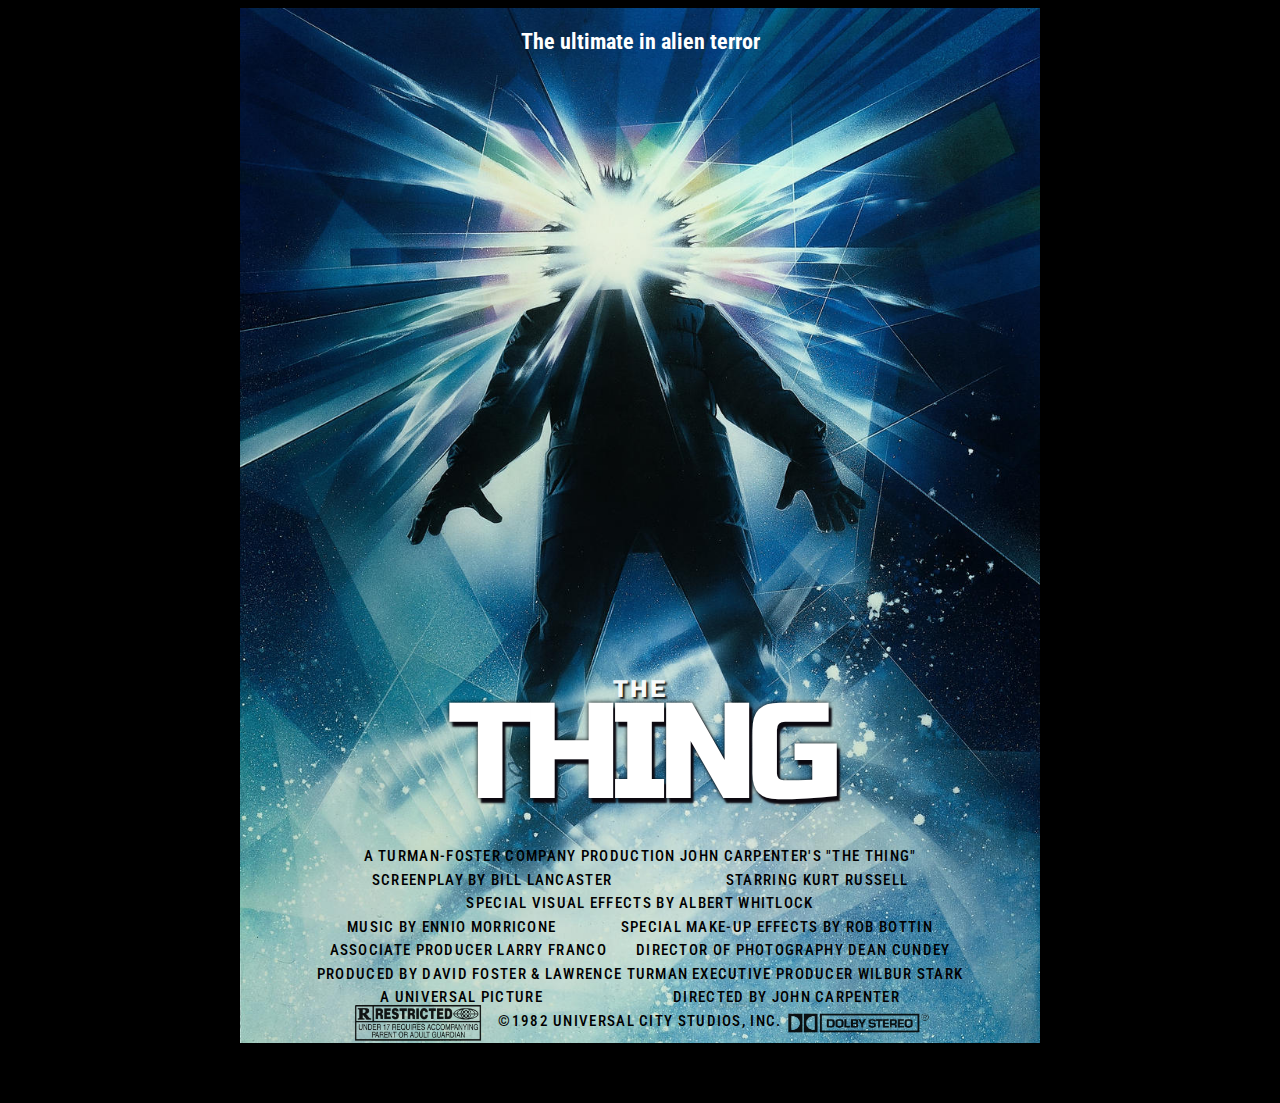
<file: MoviePosterProject/index.html>
<!DOCTYPE html>
<html lang="en">
<head>
    <meta charset="UTF-8" >
    <meta name="viewport" content="width=device-width, initial-scale=1">
    <meta name="description" content="This lesson will look at user interaction using JavaScript & jQuery">
    <meta name="robots" content="noindex, nofollow">
    <title>Movie Poster Recreation</title>

    <!-- CSS link -->
    <link rel="stylesheet" href="./CSS/Style.css">

    <!-- Google Fonts -->
    <link rel="preconnect" href="https://fonts.googleapis.com">
    <link rel="preconnect" href="https://fonts.gstatic.com" crossorigin>
    <link href="https://fonts.googleapis.com/css2?family=Roboto+Condensed:ital,wght@0,100..900;1,100..900&family=Russo+One&display=swap" rel="stylesheet">
</head>
<body>

<!-- Main img -->
<div class="poster-container">
    <img src="./img/TheThingnotext.png" alt="The Thing Poster" class="poster-image">

    <!-- Holds the text -->
    <div id="text-overlay">
        <div id="tagline">The ultimate in alien terror</div>

        <!-- Top credits -->
        <div class="title">
            <span class="the">THE</span>
            <a href="https://www.youtube.com/watch?v=5ftmr17M-a4" target="_blank" class="thing-link">
                <span class="thing">THING</span>
            </a>
        </div>


        <!-- Bottom credits -->
            <div class="bottom-credits">
                <p>A TURMAN-FOSTER COMPANY PRODUCTION JOHN CARPENTER'S "THE THING"</p>
                <p>Starring KURT RUSSELL</p>
                <p>Screenplay by BILL LANCASTER</p>
                <p>Special Visual Effects by ALBERT WHITLOCK</p>
                <p>Special Make-Up Effects by ROB BOTTIN</p>
                <p>Music by ENNIO MORRICONE</p>
                <p>Director of Photography DEAN CUNDEY</p>
                <p>Associate Producer LARRY FRANCO</p>
                <p>Executive Producer WILBUR STARK</p>
                <p>Produced by DAVID FOSTER & LAWRENCE TURMAN</p>
                <p>Directed by JOHN CARPENTER</p>
                <p>A UNIVERSAL PICTURE</p>
                <p>©1982 UNIVERSAL CITY STUDIOS, INC.</p>

                <!-- Logos -->
                <div class="poster-logos">
                    <img src="./img/Dolby-Stereo-removebg-preview.png" alt="Dolby Stereo Logo" class="dolby-logo">
                    <img src="./img/Rated-R-removebg-preview.png" alt="Rated R Logo" class="rating-logo">
                </div>
            </div>
        </div>
</div>
</body>
</html>
</file>
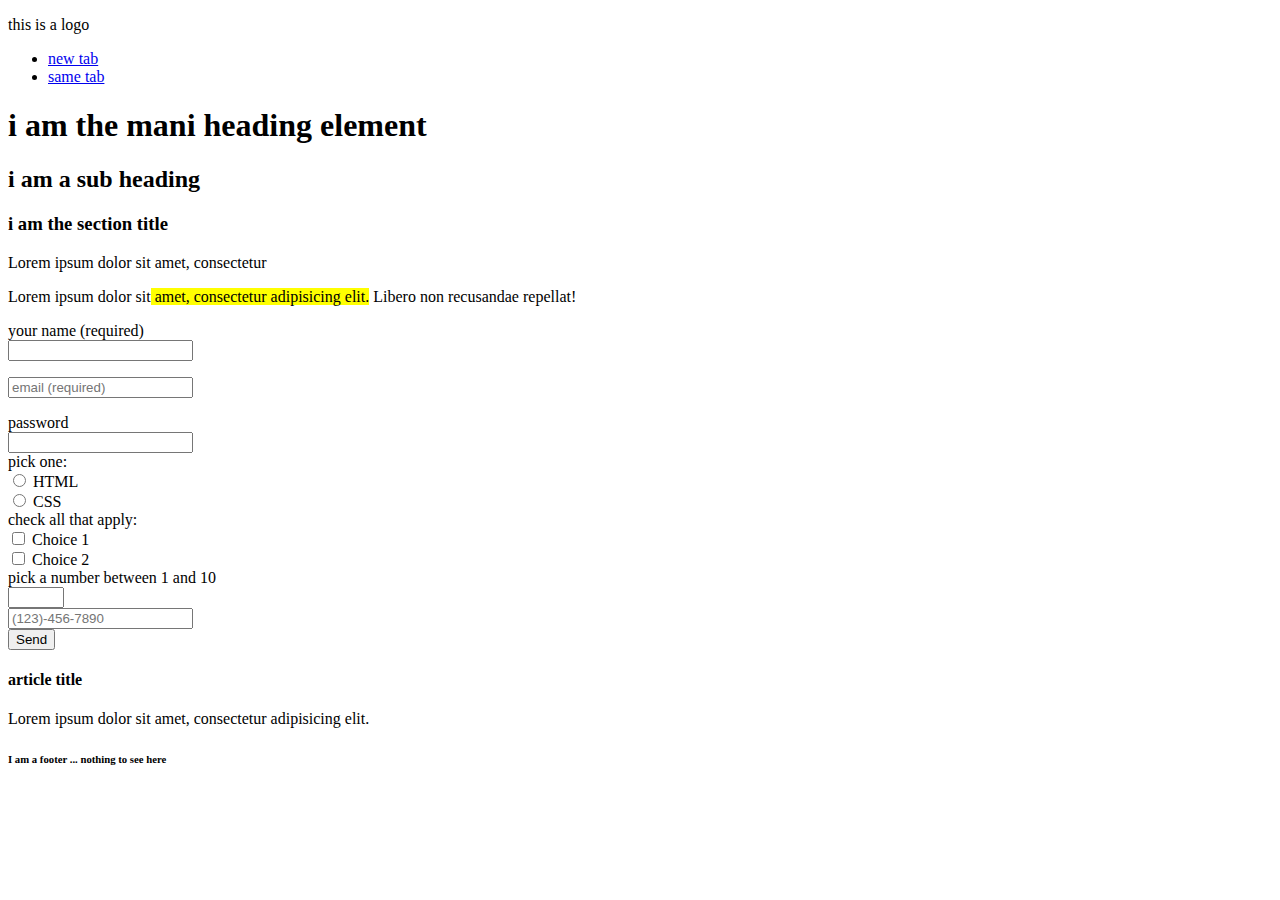
<file: week-2/index.html>
<!doctype html>
<html lang="en">
    <head>
        <!-- add our metadata -->
        <meta name="viewport" content="wisth=device-width, initial-scale=1">
        <meta name="robots" content="noindex, nofollow">
        <meta name="description" content="this week we are using semantic elements">
        <meta charset="utf-8">
        <title>week 2 | semantic elements</title>
    </head>
    <body>
    <!--the ehader element is often the first semantic element that we will use -->
    <header>
        <!--this would be my logo container-->
        <div>
            <p>this is a logo</p>
        </div>
        <!--site navigation-->
        <nav>
            <menu>
                <li><a href="index.html" target="_blank">new tab</a></li>
                <li><a href="index.html" target="_self">same tab</a> </li>
            </menu>
        </nav>
    </header>
    <!--i am going to use a section element to define my row of content-->
    <section>
        <h1>i am the mani heading element</h1>
        <h2>i am a sub heading</h2>
    </section>
    <!-- this element is the parent container for all the content unique to this page-->
    <main>
        <section>
            <h3>i am the section title</h3>
            <p>Lorem ipsum dolor sit amet, consectetur</p>
            <p>Lorem ipsum dolor sit<mark> amet, consectetur adipisicing elit.</mark> Libero non recusandae repellat!</p>
        </section>
        <!--add another row to contain our form-->
        <section>
            <form action="somephpfile.php" method="post" enctype="multipart/form-data">
                <label>your name (required)</label>
                <br>
                <input type="text" name="name" (required)>
                <br>
                <p><input type="email" required placeholder="email (required)"></p>
                <label>password</label>
                <br>
                <input type="password" name="pword" required>
                <br>
                <label>pick one:</label>
                <br>
                <input type="radio" id="html" name="fav_language" value="HTML">
                <label for="html" >HTML</label>
                <br>
                <input type="radio" id="css" name="fav_language" value="CSS">
                <label for="css">CSS</label>
                <br>
                <label>check all that apply:</label>
                <br>
                <input type="checkbox" id="choice1" name="choice1" value="Choice 1">
                <label for="choice1">Choice 1</label>
                <br>
                <input type="checkbox" id="choice2" name="choice2" value="Choice 2">
                <label for="choice2">Choice 2</label>
                <br>
                <label>pick a number between 1 and 10</label>
                <br>
                <input type="number" min="1" max="10">
                <br>
                <input type="tel" name="phone" pattern="[0-9]{3}-[0-9]{3}-[0-9]{4}" placeholder="(123)-456-7890">
                <br>
                <input type="submit" value="Send">
            </form>
        </section>
    </main>
    <!-- try to picture this as a sidebar found on the right side of the page-->
    <aside>
        <!-- picture this content as if it is a related product-->
        <article>
            <h4>article title</h4>
            <p>Lorem ipsum dolor sit amet, consectetur adipisicing elit.</p>
        </article>
    </aside>
    <footer>
        <h6> I am a footer ... nothing to see here </h6>
    </footer>
    </body>
</html>
</file>
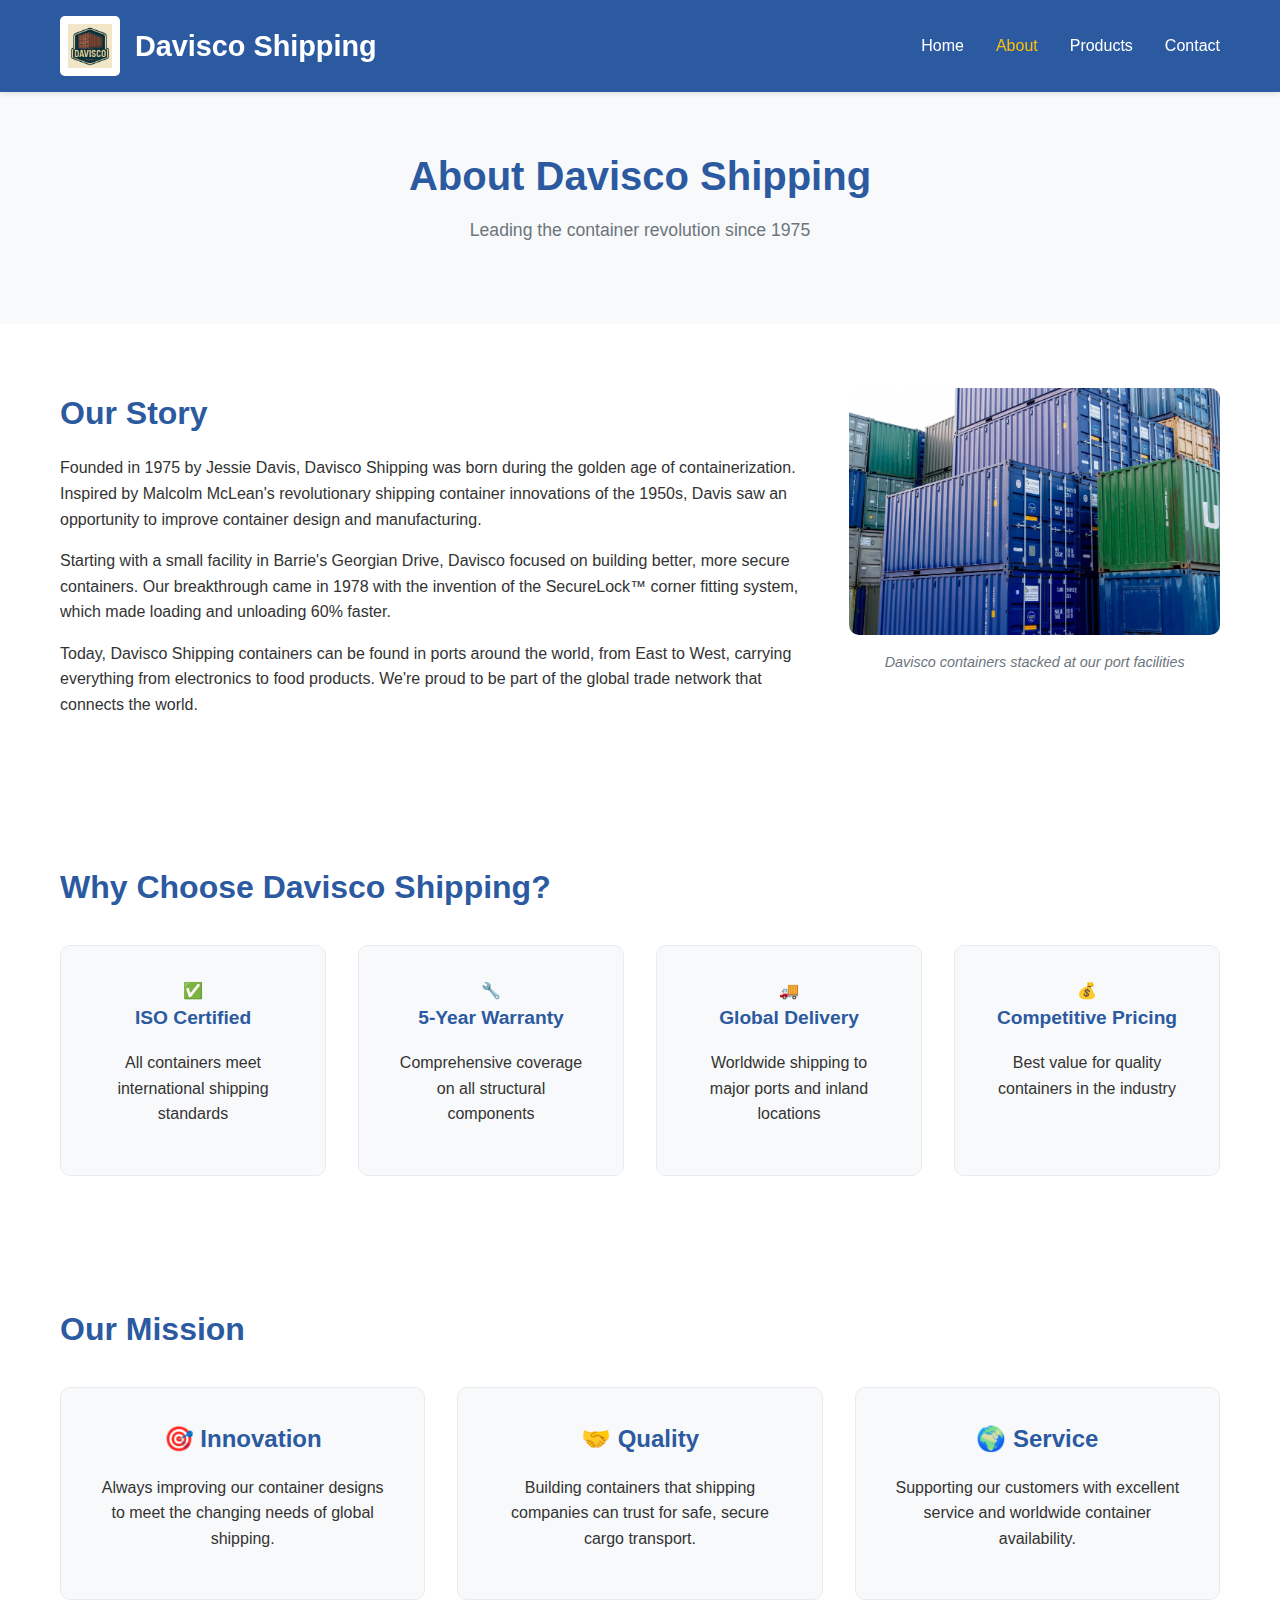
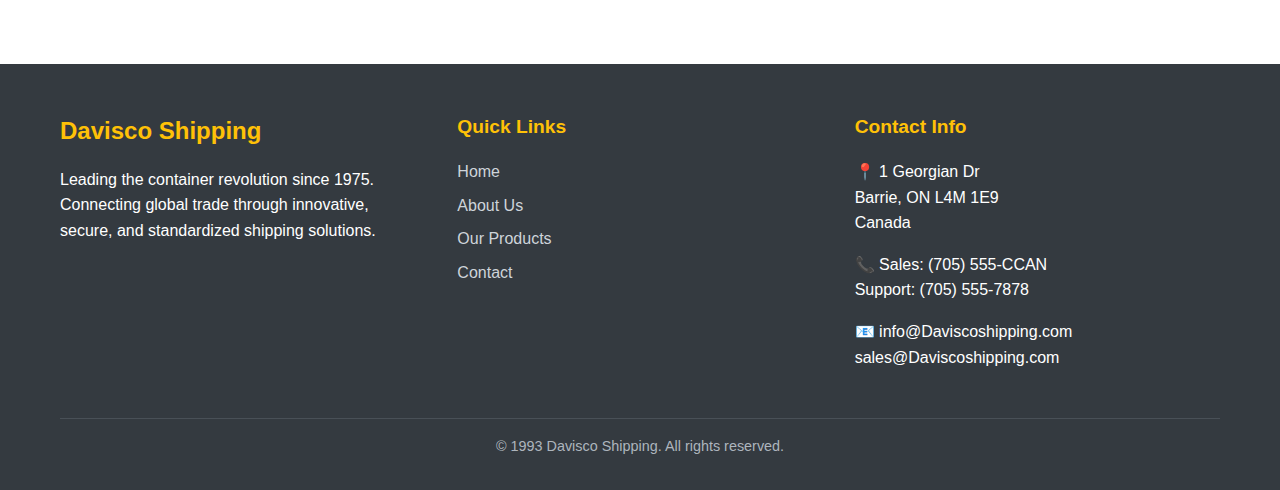
<file: HTML-Project/about.html>
<!DOCTYPE html>
<html lang="en">
<head>
    <meta charset="UTF-8">
    <meta name="viewport" content="width=device-width, initial-scale=1.0">
    <meta name="description" content="Learn about Davisco's history and mission since 1975">
    <title>About Us - Davisco Shipping</title>
    <link rel="stylesheet" href="./CSS/style.css">
</head>
<body>
<!-- Header loaded by JavaScript -->
<header id="header"></header>

<main>
    <!-- Page Title -->
    <section class="page-title">
        <div class="container">
            <h1>About Davisco Shipping</h1>
            <p>Leading the container revolution since 1975</p>
        </div>
    </section>

    <!-- Company Story -->
    <section class="about-story">
        <div class="container">
            <div class="story-content">
                <div class="story-text">
                    <h2>Our Story</h2>
                    <p>Founded in 1975 by Jessie Davis, Davisco Shipping was born during the golden age of
                        containerization. Inspired by Malcolm McLean's revolutionary shipping container innovations
                        of the 1950s, Davis saw an opportunity to improve container design and manufacturing.</p>

                    <p>Starting with a small facility in Barrie's Georgian Drive, Davisco focused
                        on building better, more secure containers. Our breakthrough came in 1978 with the invention of
                        the SecureLock™ corner fitting system, which made loading and unloading 60% faster.</p>

                    <p>Today, Davisco Shipping containers can be found in ports around the world, from East to
                        West, carrying everything from electronics to food products. We're proud to be part of
                        the global trade network that connects the world.</p>
                </div>
                <div class="story-image">
                    <img src="./img/C-Can-Stacks2.png" alt="Davisco Container Operations">
                    <p class="caption">Davisco containers stacked at our port facilities</p>
                </div>
            </div>
        </div>
    </section>

    <!-- Why Choose Us -->
    <section class="why-choose">
        <div class="container">
            <h2>Why Choose Davisco Shipping?</h2>
            <div class="benefits-grid">
                <div class="benefit">
                    <span class="icon">✅</span>
                    <h4>ISO Certified</h4>
                    <p>All containers meet international shipping standards</p>
                </div>
                <div class="benefit">
                    <span class="icon">🔧</span>
                    <h4>5-Year Warranty</h4>
                    <p>Comprehensive coverage on all structural components</p>
                </div>
                <div class="benefit">
                    <span class="icon">🚚</span>
                    <h4>Global Delivery</h4>
                    <p>Worldwide shipping to major ports and inland locations</p>
                </div>
                <div class="benefit">
                    <span class="icon">💰</span>
                    <h4>Competitive Pricing</h4>
                    <p>Best value for quality containers in the industry</p>
                </div>
            </div>
        </div>
    </section>


    <!-- Mission -->
    <section class="mission">
        <div class="container">
            <h2>Our Mission</h2>
            <div class="mission-grid">
                <div class="mission-item">
                    <h3>🎯 Innovation</h3>
                    <p>Always improving our container designs to meet the changing needs of global shipping.</p>
                </div>
                <div class="mission-item">
                    <h3>🤝 Quality</h3>
                    <p>Building containers that shipping companies can trust for safe, secure cargo transport.</p>
                </div>
                <div class="mission-item">
                    <h3>🌍 Service</h3>
                    <p>Supporting our customers with excellent service and worldwide container availability.</p>
                </div>
            </div>
        </div>
    </section>
</main>

<!-- Footer loaded by JavaScript -->
<footer id="footer"></footer>

<script src="js/script.js"></script>
</body>
</html>
</file>
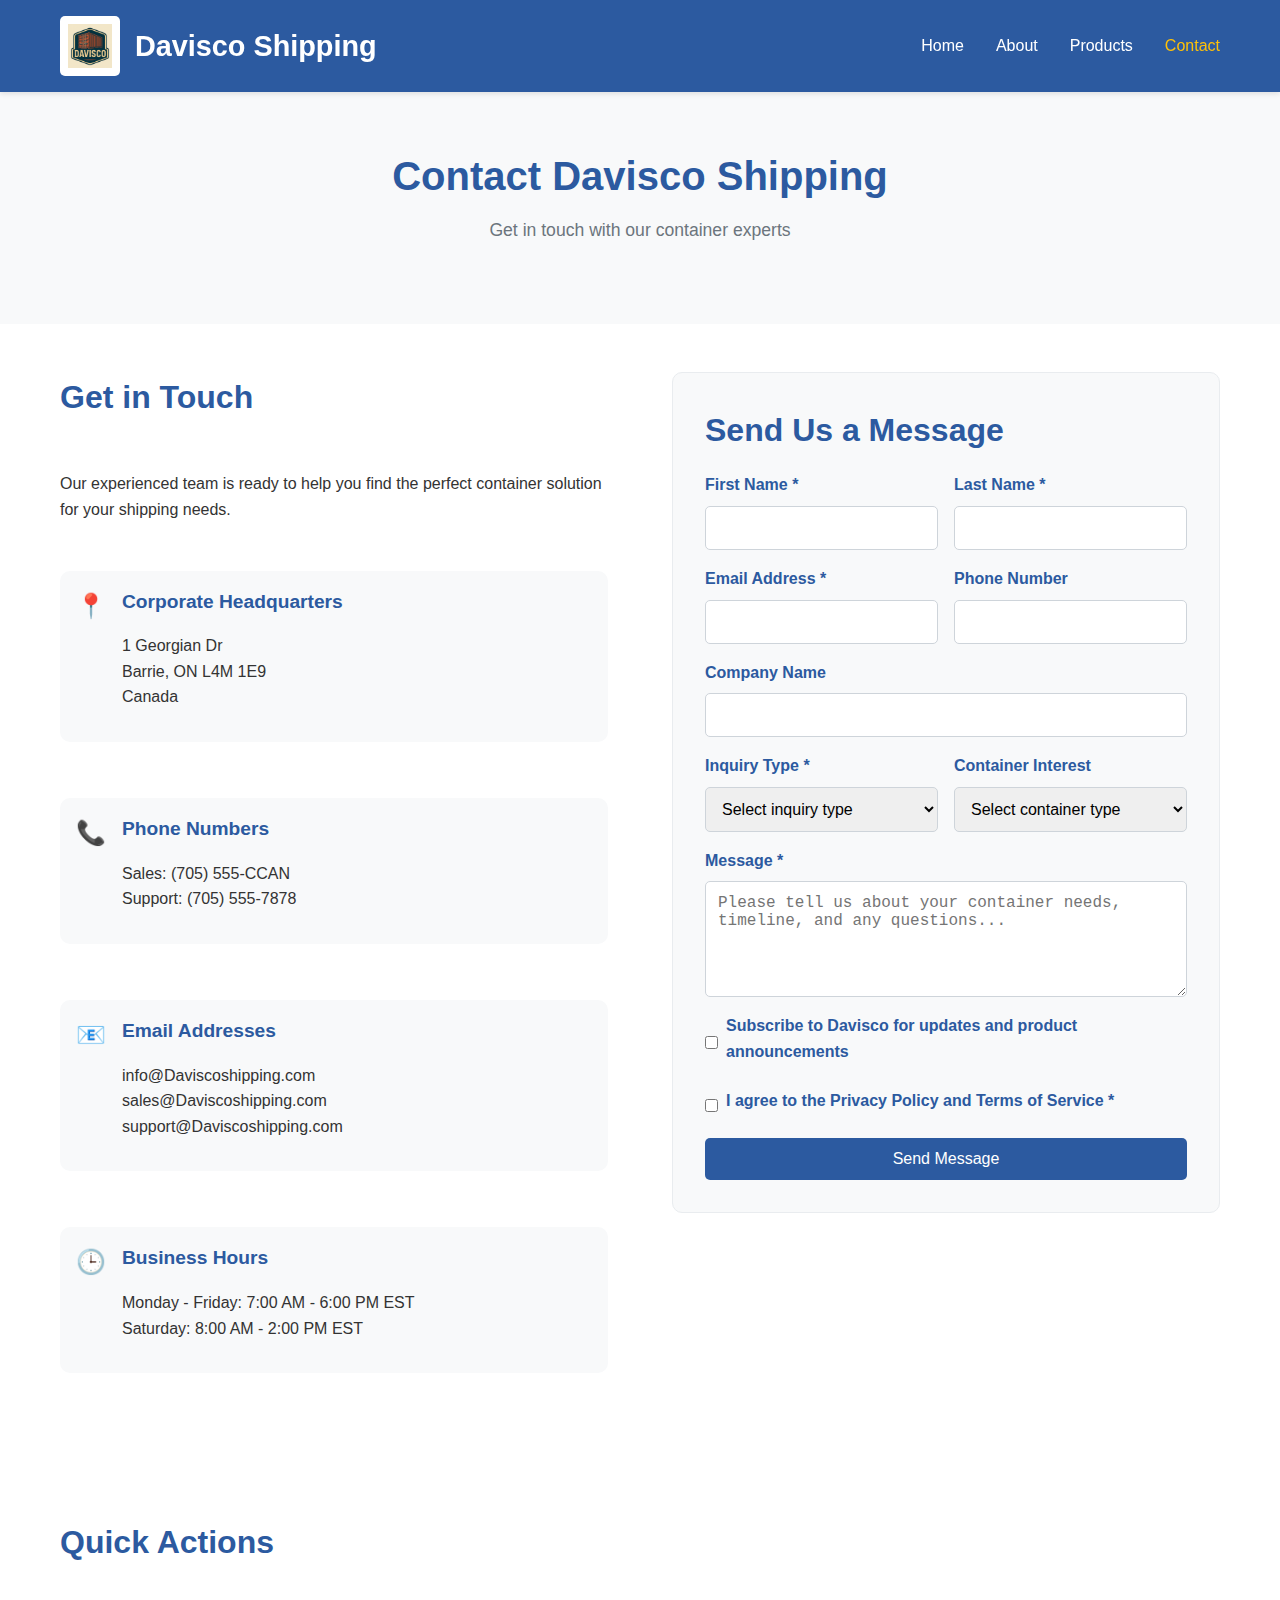
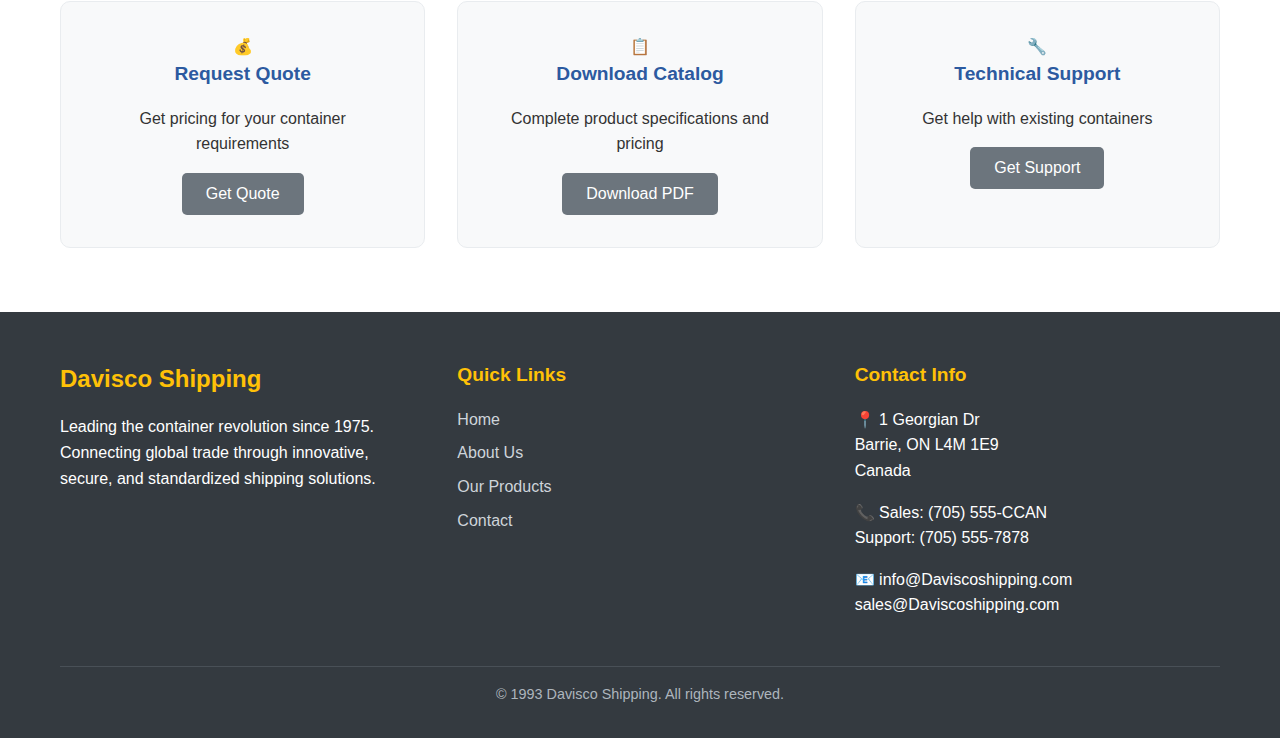
<file: HTML-Project/contact.html>
<!DOCTYPE html>
<html lang="en">
<head>
    <meta charset="UTF-8">
    <meta name="viewport" content="width=device-width, initial-scale=1.0">
    <meta name="description" content="Contact Davisco Shipping - Get quotes and information about shipping containers">
    <title>Contact Us - Davisco Shippingn</title>
    <link rel="stylesheet" href="./CSS/style.css">
</head>
<body>
<!-- loaded by JavaScript -->
<header id="header"></header>

<main>
    <!-- Page Title -->
    <section class="page-title">
        <div class="container">
            <h1>Contact Davisco Shipping</h1>
            <p>Get in touch with our container experts</p>
        </div>
    </section>

    <!-- Contact Information and Form -->
    <section class="contact-section">
        <div class="container">
            <div class="contact-layout">
                <!-- Contact Information -->
                <div class="contact-info">
                    <h2>Get in Touch</h2>
                    <p>Our experienced team is ready to help you find the perfect container solution for your shipping needs.</p>

                    <div class="contact-details">
                        <div class="contact-item">
                            <span class="icon">📍</span>
                            <div>
                                <h4>Corporate Headquarters</h4>
                                <p>1 Georgian Dr<br>Barrie, ON L4M 1E9<br>Canada</p>
                            </div>
                        </div>

                        <div class="contact-item">
                            <span class="icon">📞</span>
                            <div>
                                <h4>Phone Numbers</h4>
                                <p>Sales: (705) 555-CCAN<br>Support: (705) 555-7878</p>
                            </div>
                        </div>

                        <div class="contact-item">
                            <span class="icon">📧</span>
                            <div>
                                <h4>Email Addresses</h4>
                                <p>info@Daviscoshipping.com<br>sales@Daviscoshipping.com<br>support@Daviscoshipping.com</p>
                            </div>
                        </div>

                        <div class="contact-item">
                            <span class="icon">🕒</span>
                            <div>
                                <h4>Business Hours</h4>
                                <p>Monday - Friday: 7:00 AM - 6:00 PM EST<br>Saturday: 8:00 AM - 2:00 PM EST</p>
                            </div>
                        </div>
                    </div>
                </div>

                <!-- Contact Form -->
                <div class="contact-form-section">
                    <h2>Send Us a Message</h2>
                    <form class="contact-form" id="contactForm">
                        <div class="form-row">
                            <div class="form-group">
                                <label for="firstName">First Name *</label>
                                <input type="text" id="firstName" name="firstName" required>
                            </div>
                            <div class="form-group">
                                <label for="lastName">Last Name *</label>
                                <input type="text" id="lastName" name="lastName" required>
                            </div>
                        </div>

                        <div class="form-row">
                            <div class="form-group">
                                <label for="email">Email Address *</label>
                                <input type="email" id="email" name="email" required>
                            </div>
                            <div class="form-group">
                                <label for="phone">Phone Number</label>
                                <input type="tel" id="phone" name="phone">
                            </div>
                        </div>

                        <div class="form-group">
                            <label for="company">Company Name</label>
                            <input type="text" id="company" name="company">
                        </div>

                        <div class="form-row">
                            <div class="form-group">
                                <label for="inquiryType">Inquiry Type *</label>
                                <select id="inquiryType" name="inquiryType" required>
                                    <option value="">Select inquiry type</option>
                                    <option value="sales">Sales & Pricing</option>
                                    <option value="technical">Technical Support</option>
                                    <option value="quote">Request Quote</option>
                                    <option value="other">Other</option>
                                </select>
                            </div>
                            <div class="form-group">
                                <label for="containerType">Container Interest</label>
                                <select id="containerType" name="containerType">
                                    <option value="">Select container type</option>
                                    <option value="20ft">20ft Standard Container</option>
                                    <option value="40ft">40ft Large Container</option>
                                    <option value="refrigerated">Refrigerated Container</option>
                                    <option value="multiple">Multiple Types</option>
                                </select>
                            </div>
                        </div>

                        <div class="form-group">
                            <label for="message">Message *</label>
                            <textarea id="message" name="message" rows="5" placeholder="Please tell us about your container needs, timeline, and any questions..." required></textarea>
                        </div>

                        <div class="form-group checkbox-group">
                            <input type="checkbox" id="newsletter" name="newsletter">
                            <label for="newsletter">Subscribe to Davisco for updates and product announcements</label>
                        </div>

                        <div class="form-group checkbox-group">
                            <input type="checkbox" id="privacy" name="privacy" required>
                            <label for="privacy">I agree to the Privacy Policy and Terms of Service *</label>
                        </div>

                        <button type="submit" class="btn primary">Send Message</button>
                    </form>
                </div>
            </div>
        </div>
    </section>

    <!-- Quick Actions -->
    <section class="quick-actions">
        <div class="container">
            <h2>Quick Actions</h2>
            <div class="actions-grid">
                <div class="action-card">
                    <span class="icon">💰</span>
                    <h4>Request Quote</h4>
                    <p>Get pricing for your container requirements</p>
                    <button class="btn secondary" onclick="requestQuote()">Get Quote</button>
                </div>
                <div class="action-card">
                    <span class="icon">📋</span>
                    <h4>Download Catalog</h4>
                    <p>Complete product specifications and pricing</p>
                    <button class="btn secondary" onclick="downloadCatalog()">Download PDF</button>
                </div>
                <div class="action-card">
                    <span class="icon">🔧</span>
                    <h4>Technical Support</h4>
                    <p>Get help with existing containers</p>
                    <button class="btn secondary" onclick="openSupport()">Get Support</button>
                </div>
            </div>
        </div>
    </section>
</main>

<!-- Footer loaded by JavaScript -->
<footer id="footer"></footer>

<script src="js/script.js"></script>
</body>
</html>
</file>
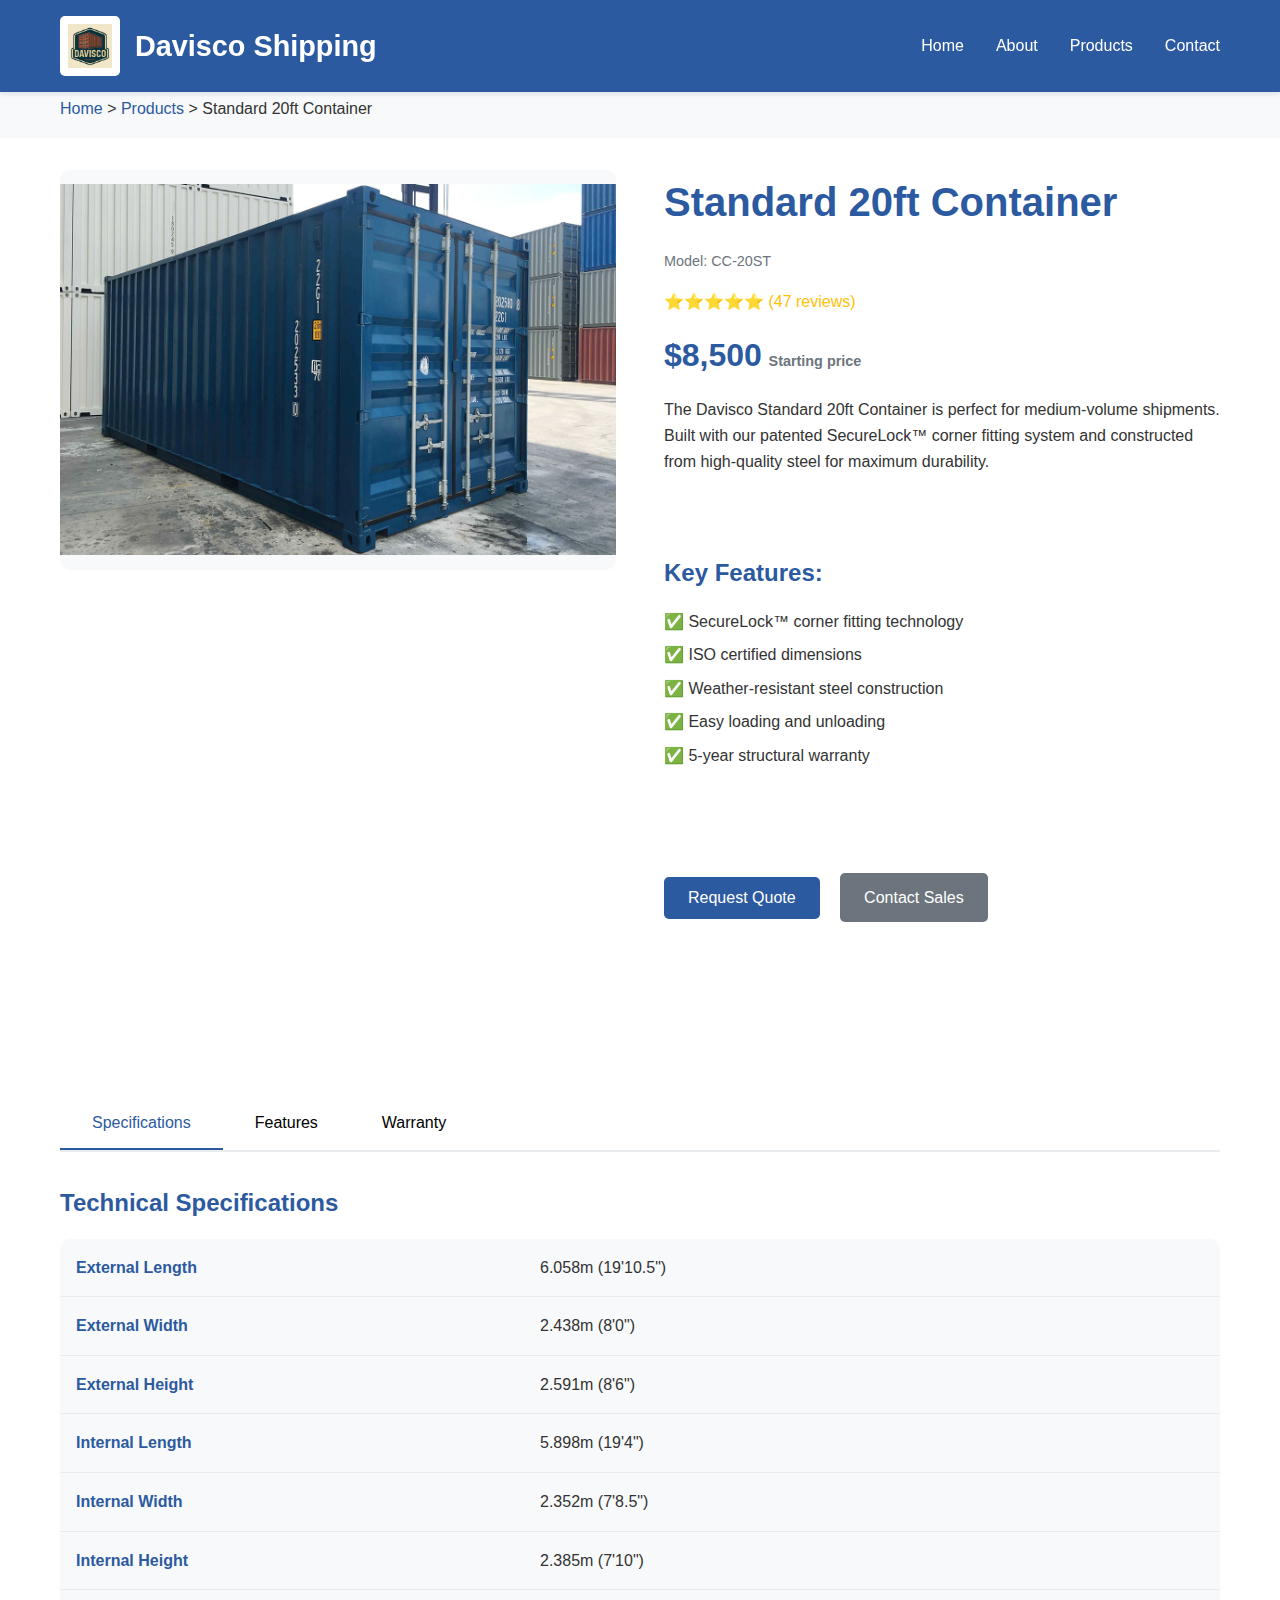
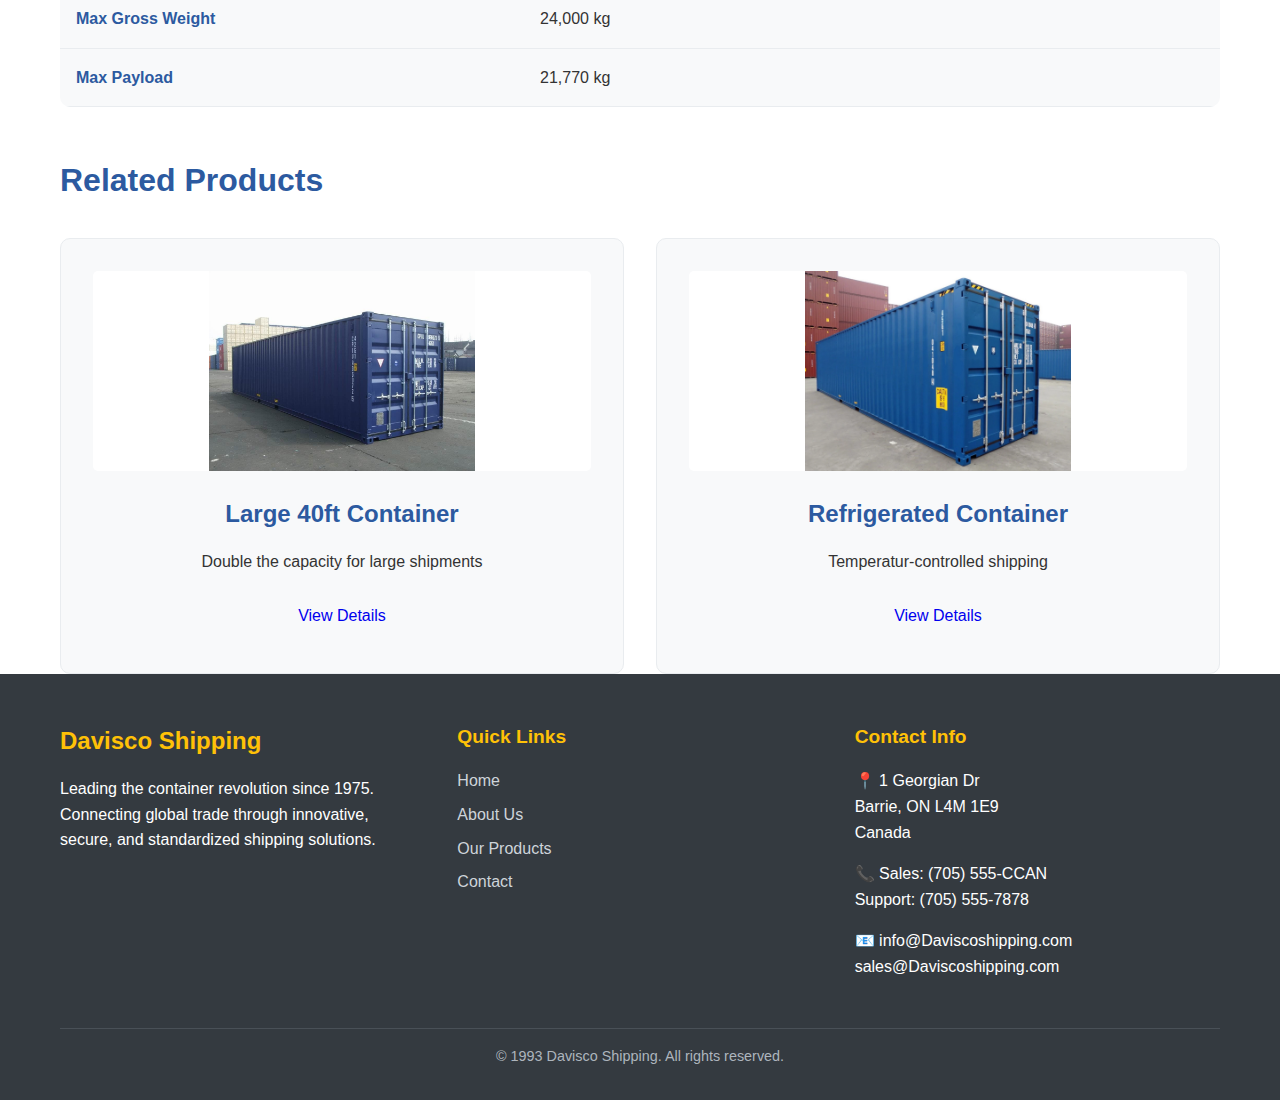
<file: HTML-Project/product1.html>
<!DOCTYPE html>
<html lang="en">
<head>
    <meta charset="UTF-8">
    <meta name="viewport" content="width=device-width, initial-scale=1.0">
    <meta name="description" content="Davisco Standard 20ft Container - Perfect for medium shipments with SecureLock technology">
    <title>Standard 20ft Container - Davisco Shipping</title>
    <link rel="stylesheet" href="./CSS/style.css">
</head>
<body>

<!-- Header loaded by JavaScript -->
<header id="header"></header>

<main>
    <!-- Breadcrumb -->
    <div class="breadcrumb">
        <div class="container">
            <a href="index.html">Home</a> > <a href="shop.html">Products</a> > Standard 20ft Container
        </div>
    </div>

    <!-- Product Details -->
    <section class="product-detail">
        <div class="container">
            <div class="product-layout">
                <!-- Product Images -->
                <div class="product-images">
                    <div class="main-image">
                        <img src="./img/20ft-C-can.png" alt="Davisco 20ft Container">
                    </div>
                </div>

                <!-- Product Info -->
                <div class="product-info">
                    <h1>Standard 20ft Container</h1>
                    <p class="model">Model: CC-20ST</p>
                    <div class="rating">⭐⭐⭐⭐⭐ (47 reviews)</div>

                    <div class="price">
                        <span class="current-price">$8,500</span>
                        <span class="price-note">Starting price</span>
                    </div>

                    <div class="description">
                        <p>The Davisco Standard 20ft Container is perfect for medium-volume shipments. Built with our
                            patented SecureLock™ corner fitting system and constructed from high-quality steel for maximum durability.</p>
                    </div>

                    <div class="features">
                        <h3>Key Features:</h3>
                        <ul>
                            <li>✅ SecureLock™ corner fitting technology</li>
                            <li>✅ ISO certified dimensions</li>
                            <li>✅ Weather-resistant steel construction</li>
                            <li>✅ Easy loading and unloading</li>
                            <li>✅ 5-year structural warranty</li>
                        </ul>
                    </div>

                    <div class="actions">
                        <button class="btn primary" onclick="requestQuote()">Request Quote</button>
                        <a href="contact.html" class="btn secondary">Contact Sales</a>
                    </div>
                </div>
            </div>
        </div>
    </section>

    <!-- Product Tabs -->
    <section class="product-tabs">
        <div class="container">
            <div class="tab-buttons">
            <button class="tab-btn active" data-tab="specifications">Specifications</button>
            <button class="tab-btn" data-tab="features">Features</button>
            <button class="tab-btn" data-tab="warranty">Warranty</button>
            </div>
            <div class="tab-content">
                <div id="specifications" class="tab-panel active">
                    <h3>Technical Specifications</h3>
                    <table class="specs-table">
                        <tr>
                            <td>External Length</td>
                            <td>6.058m (19'10.5")</td>
                        </tr>
                        <tr>
                            <td>External Width</td>
                            <td>2.438m (8'0")</td>
                        </tr>
                        <tr>
                            <td>External Height</td>
                            <td>2.591m (8'6")</td>
                        </tr>
                        <tr>
                            <td>Internal Length</td>
                            <td>5.898m (19'4")</td>
                        </tr>
                        <tr>
                            <td>Internal Width</td>
                            <td>2.352m (7'8.5")</td>
                        </tr>
                        <tr>
                            <td>Internal Height</td>
                            <td>2.385m (7'10")</td>
                        </tr>
                        <tr>
                            <td>Max Gross Weight</td>
                            <td>24,000 kg</td>
                        </tr>
                        <tr>
                            <td>Max Payload</td>
                            <td>21,770 kg</td>
                        </tr>

                    </table>
                </div>

                <div id="features" class="tab-panel">
                    <h3>Advanced Features</h3>
                    <div class="feature-list">
                        <div class="feature-item">
                            <h4>🔒 SecureLock™ Corner Fittings</h4>
                            <p>Our patented corner fitting system provides 40% stronger connections and faster crane operations.</p>
                        </div>
                        <div class="feature-item">
                            <h4>🌊 Weather-Resistant Construction</h4>
                            <p>High-quality steel with protective coating resists corrosion and harsh weather conditions.</p>
                        </div>
                        <div class="feature-item">
                            <h4>🚪 Heavy-Duty Doors</h4>
                            <p>Reinforced doors with secure locking mechanisms protect cargo during transport.</p>
                        </div>
                        <div class="feature-item">
                            <h4>🏗️ Stackable Design</h4>
                            <p>Can be safely stacked up to 9 containers high for efficient port storage.</p>
                        </div>
                    </div>
                </div>

                <div id="warranty" class="tab-panel">
                    <h3>Warranty Information</h3>
                    <div class="warranty-info">
                        <div class="warranty-item">
                            <h4>🛡️ 5-Year Structural Warranty</h4>
                            <p>Complete coverage against manufacturing defects and structural failures under normal use.</p>
                        </div>
                        <div class="warranty-item">
                            <h4>🔧 2-Year Hardware Warranty</h4>
                            <p>Covers all door mechanisms, locks, and corner fittings against defects.</p>
                        </div>
                        <div class="warranty-item">
                            <h4>📞 Global Support</h4>
                            <p>24/7 customer support and service network at major ports worldwide.</p>
                        </div>
                    </div>
                </div>
            </div>
        </div>
    </section>

    <!-- Related Products -->
    <section class="related-products">
        <div class="container">
            <h2>Related Products</h2>
            <div class="products-grid">
                <div class="product-card">
                    <img src="./img/40ft-C-can.png" alt="40ft Container">
                    <h3>Large 40ft Container</h3>
                    <p>Double the capacity for large shipments</p>
                    <a href="product2.html" class="btn">View Details</a>
                </div>
                <div class="product-card">
                    <img src="./img/40ft-HC-C-can.png" alt="Refrigerated Container">
                    <h3>Refrigerated Container</h3>
                    <p>Temperatur-controlled shipping</p>
                    <a href="product3.html" class="btn">View Details</a>
                </div>
            </div>
        </div>
    </section>
</main>

<!-- Footer loaded by JavaScript -->
<footer id="footer"></footer>

<script src="js/script.js"></script>
</body>
</html>
</file>
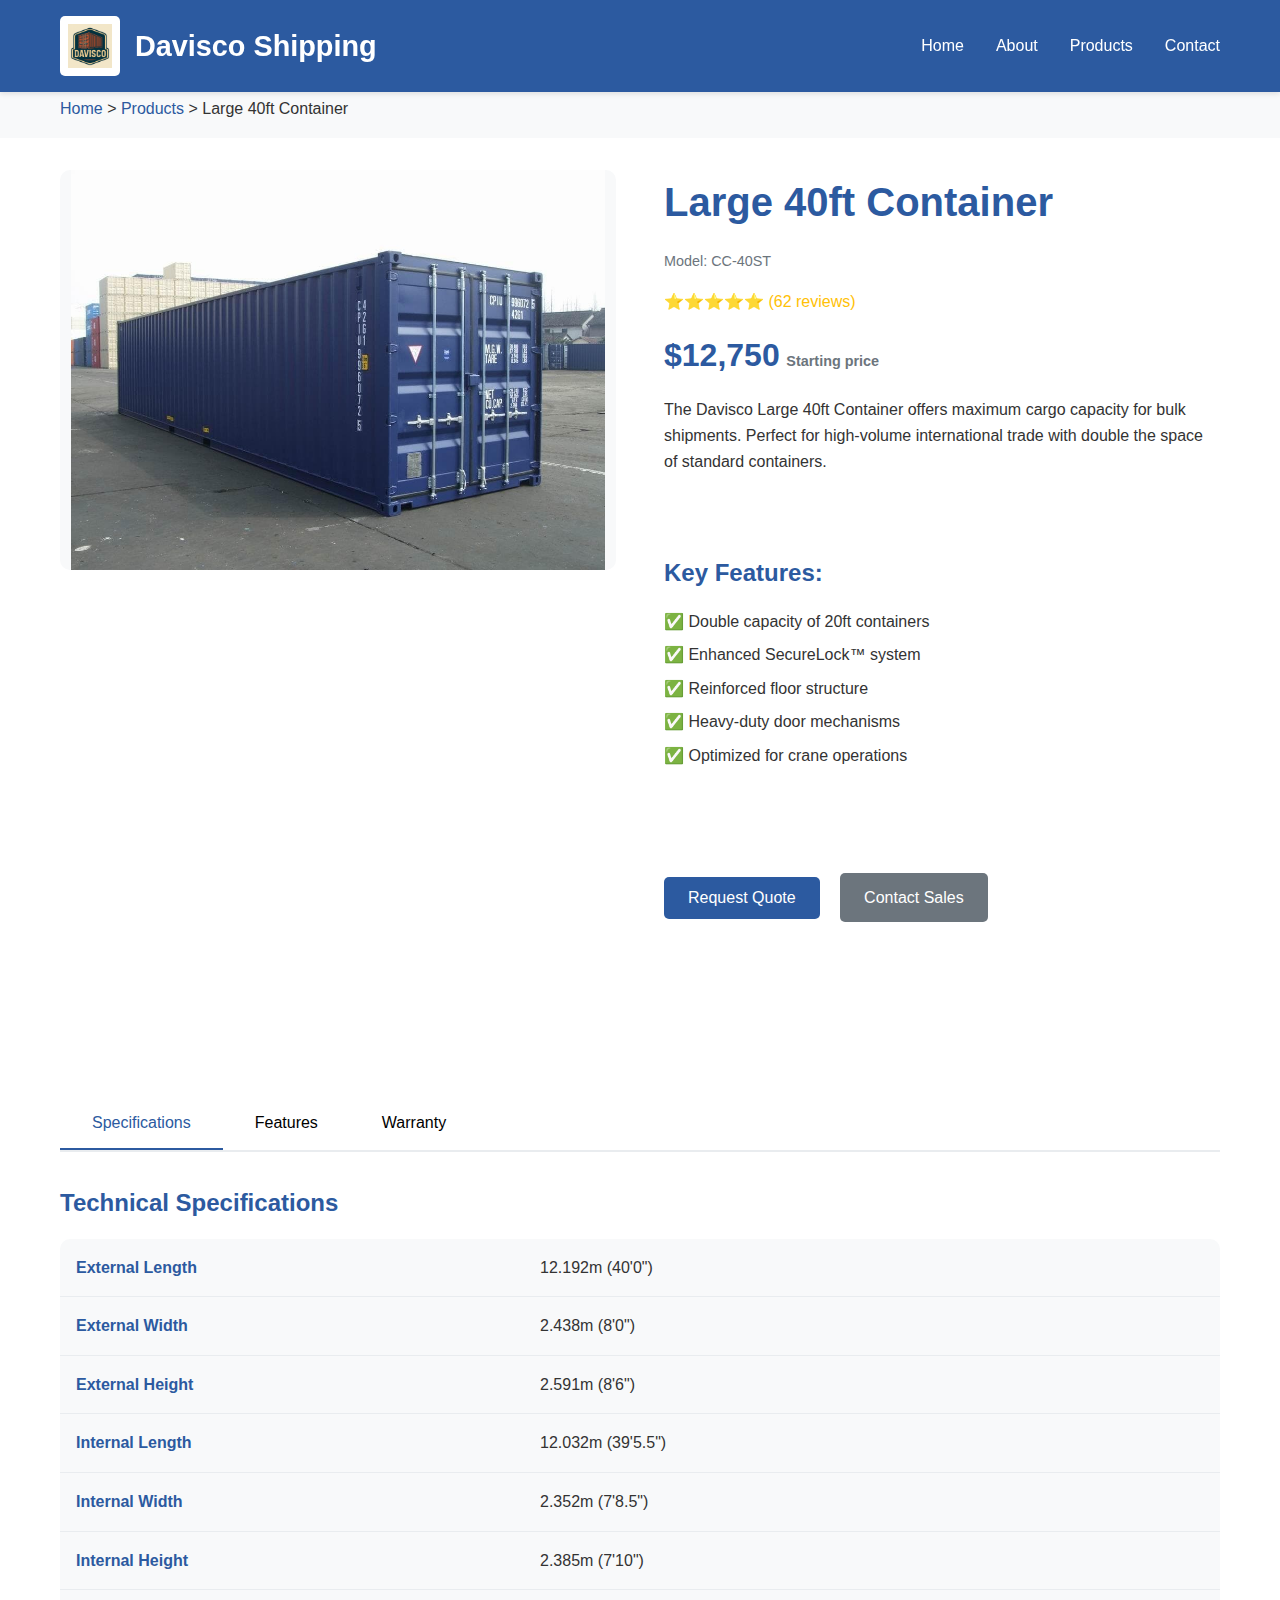
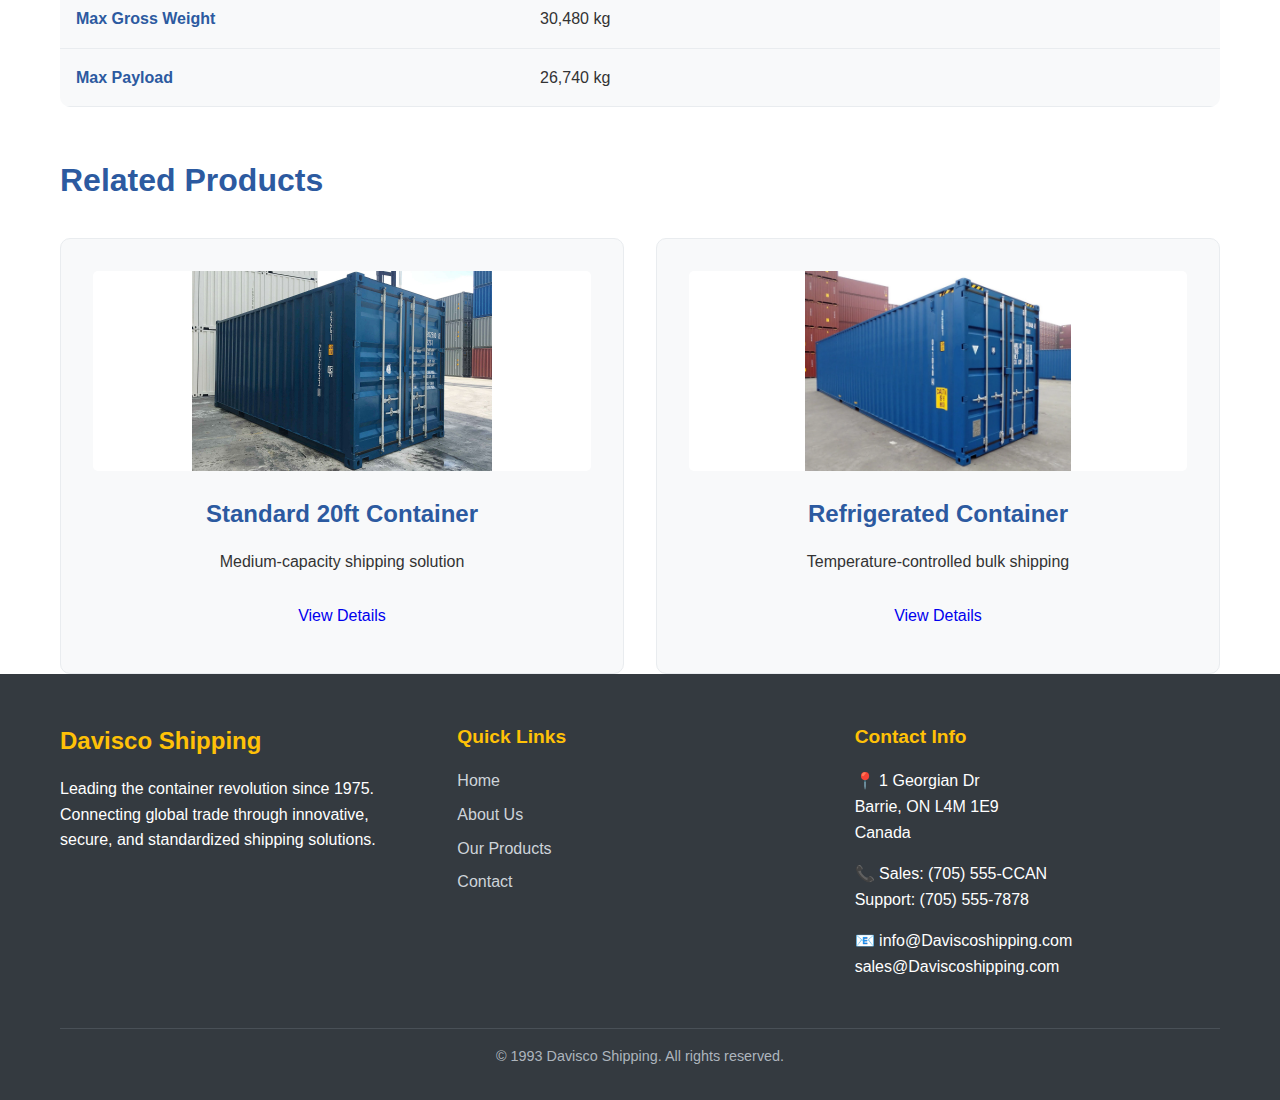
<file: HTML-Project/product2.html>
<!DOCTYPE html>
<html lang="en">
<head>
    <meta charset="UTF-8">
    <meta name="viewport" content="width=device-width, initial-scale=1.0">
    <meta name="description" content="Davisco Large 40ft Container - Maximum capacity for bulk shipping and high-volume cargo">
    <title>Large 40ft Container - Davisco Shipping</title>
    <link rel="stylesheet" href="./CSS/style.css">
</head>
<body>

<!-- Header loaded by JavaScript -->
<header id="header"></header>

<main>
    <!-- Breadcrumb -->
    <div class="breadcrumb">
        <div class="container">
            <a href="index.html">Home</a> > <a href="shop.html">Products</a> > Large 40ft Container
        </div>
    </div>

    <!-- Product Details -->
    <section class="product-detail">
        <div class="container">
            <div class="product-layout">
                <!-- Product Images -->
                <div class="product-images">
                    <div class="main-image">
                        <img src="./img/40ft-C-can.png" alt="Davisco 40ft Container">
                    </div>
                </div>

                <!-- Product Info -->
                <div class="product-info">
                    <h1>Large 40ft Container</h1>
                    <p class="model">Model: CC-40ST</p>
                    <div class="rating">⭐⭐⭐⭐⭐ (62 reviews)</div>

                    <div class="price">
                        <span class="current-price">$12,750</span>
                        <span class="price-note">Starting price</span>
                    </div>

                    <div class="description">
                        <p>The Davisco Large 40ft Container offers maximum cargo capacity for bulk shipments. Perfect
                            for high-volume international trade with double the space of standard containers.</p>
                    </div>

                    <div class="features">
                        <h3>Key Features:</h3>
                        <ul>
                            <li>✅ Double capacity of 20ft containers</li>
                            <li>✅ Enhanced SecureLock™ system</li>
                            <li>✅ Reinforced floor structure</li>
                            <li>✅ Heavy-duty door mechanisms</li>
                            <li>✅ Optimized for crane operations</li>
                        </ul>
                    </div>

                    <div class="actions">
                        <button class="btn primary" onclick="requestQuote()">Request Quote</button>
                        <a href="contact.html" class="btn secondary">Contact Sales</a>
                    </div>
                </div>
            </div>
        </div>
    </section>

    <!-- Product Tabs -->
    <section class="product-tabs">
        <div class="container">
            <div class="tab-buttons">
            <button class="tab-btn active" data-tab="specifications">Specifications</button>
            <button class="tab-btn" data-tab="features">Features</button>
            <button class="tab-btn" data-tab="warranty">Warranty</button>
        </div>
            <div class="tab-content">
                <div id="specifications" class="tab-panel active">
                    <h3>Technical Specifications</h3>
                    <table class="specs-table">
                        <tr>
                            <td>External Length</td>
                            <td>12.192m (40'0")</td>
                        </tr>
                        <tr>
                            <td>External Width</td>
                            <td>2.438m (8'0")</td>
                        </tr>
                        <tr>
                            <td>External Height</td>
                            <td>2.591m (8'6")</td>
                        </tr>
                        <tr>
                            <td>Internal Length</td>
                            <td>12.032m (39'5.5")</td>
                        </tr>
                        <tr>
                            <td>Internal Width</td>
                            <td>2.352m (7'8.5")</td>
                        </tr>
                        <tr>
                            <td>Internal Height</td>
                            <td>2.385m (7'10")</td>
                        </tr>
                        <tr>
                            <td>Max Gross Weight</td>
                            <td>30,480 kg</td>
                        </tr>
                        <tr>
                            <td>Max Payload</td>
                            <td>26,740 kg</td>
                        </tr>
                    </table>
                </div>

                <div id="features" class="tab-panel">
                    <h3>Enhanced Features</h3>
                    <div class="feature-list">
                        <div class="feature-item">
                            <h4>💪 Heavy-Duty Construction</h4>
                            <p>Reinforced frame design supports maximum payload while maintaining structural integrity.</p>
                        </div>
                        <div class="feature-item">
                            <h4>🔗 Advanced Lashing Points</h4>
                            <p>Internal cargo securing points rated for 2,000 kg each for optimal load distribution.</p>
                        </div>
                        <div class="feature-item">
                            <h4>🚪 Reinforced Door System</h4>
                            <p>Heavy-duty double doors with enhanced locking mechanisms for high-value cargo security.</p>
                        </div>
                        <div class="feature-item">
                            <h4>⚖️ Optimized Weight Distribution</h4>
                            <p>Engineered floor structure distributes heavy loads evenly, preventing damage.</p>
                        </div>
                    </div>
                </div>

                <div id="warranty" class="tab-panel">
                    <h3>Extended Warranty Coverage</h3>
                    <div class="warranty-info">
                        <div class="warranty-item">
                            <h4>🛡️ 5-Year Structural Warranty</h4>
                            <p>Complete protection against structural defects including frame and panel construction.</p>
                        </div>
                        <div class="warranty-item">
                            <h4>🔧 3-Year Hardware Coverage</h4>
                            <p>Extended coverage for door systems and locking mechanisms due to heavy-duty use.</p>
                        </div>
                        <div class="warranty-item">
                            <h4>🌐 Global Service Network</h4>
                            <p>Worldwide support through authorized service centers at major shipping ports.</p>
                        </div>
                    </div>
                </div>
            </div>
        </div>
    </section>

    <!-- Related Products -->
    <section class="related-products">
        <div class="container">
            <h2>Related Products</h2>
            <div class="products-grid">
                <div class="product-card">
                    <img src="./img/20ft-C-can.png" alt="20ft Container">
                    <h3>Standard 20ft Container</h3>
                    <p>Medium-capacity shipping solution</p>
                    <a href="product1.html" class="btn">View Details</a>
                </div>
                <div class="product-card">
                    <img src="./img/40ft-HC-C-can.png" alt="Refrigerated Container">
                    <h3>Refrigerated Container</h3>
                    <p>Temperature-controlled bulk shipping</p>
                    <a href="product3.html" class="btn">View Details</a>
                </div>
            </div>
        </div>
    </section>
</main>

<!-- Footre loaded by JavaScript -->
<footer id="footer"></footer>

<script src="js/script.js"></script>
</body>
</html>
</file>
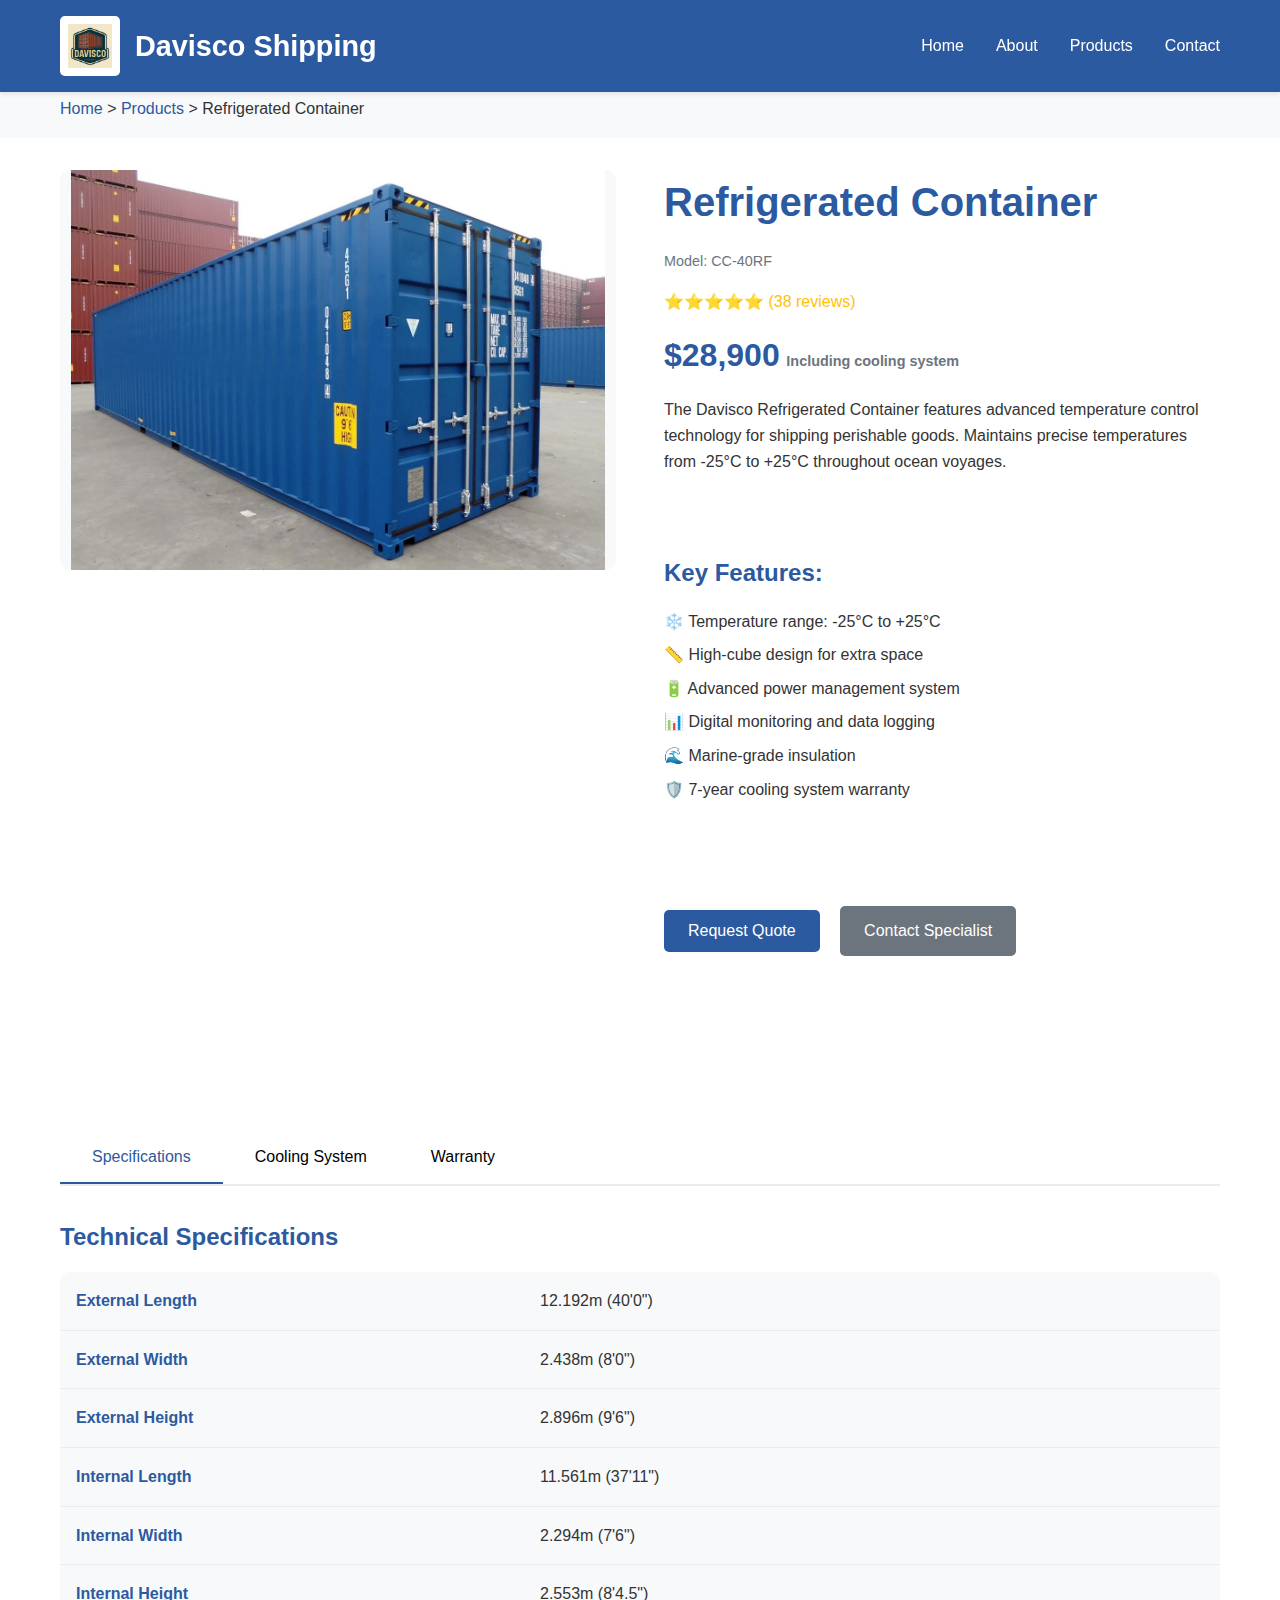
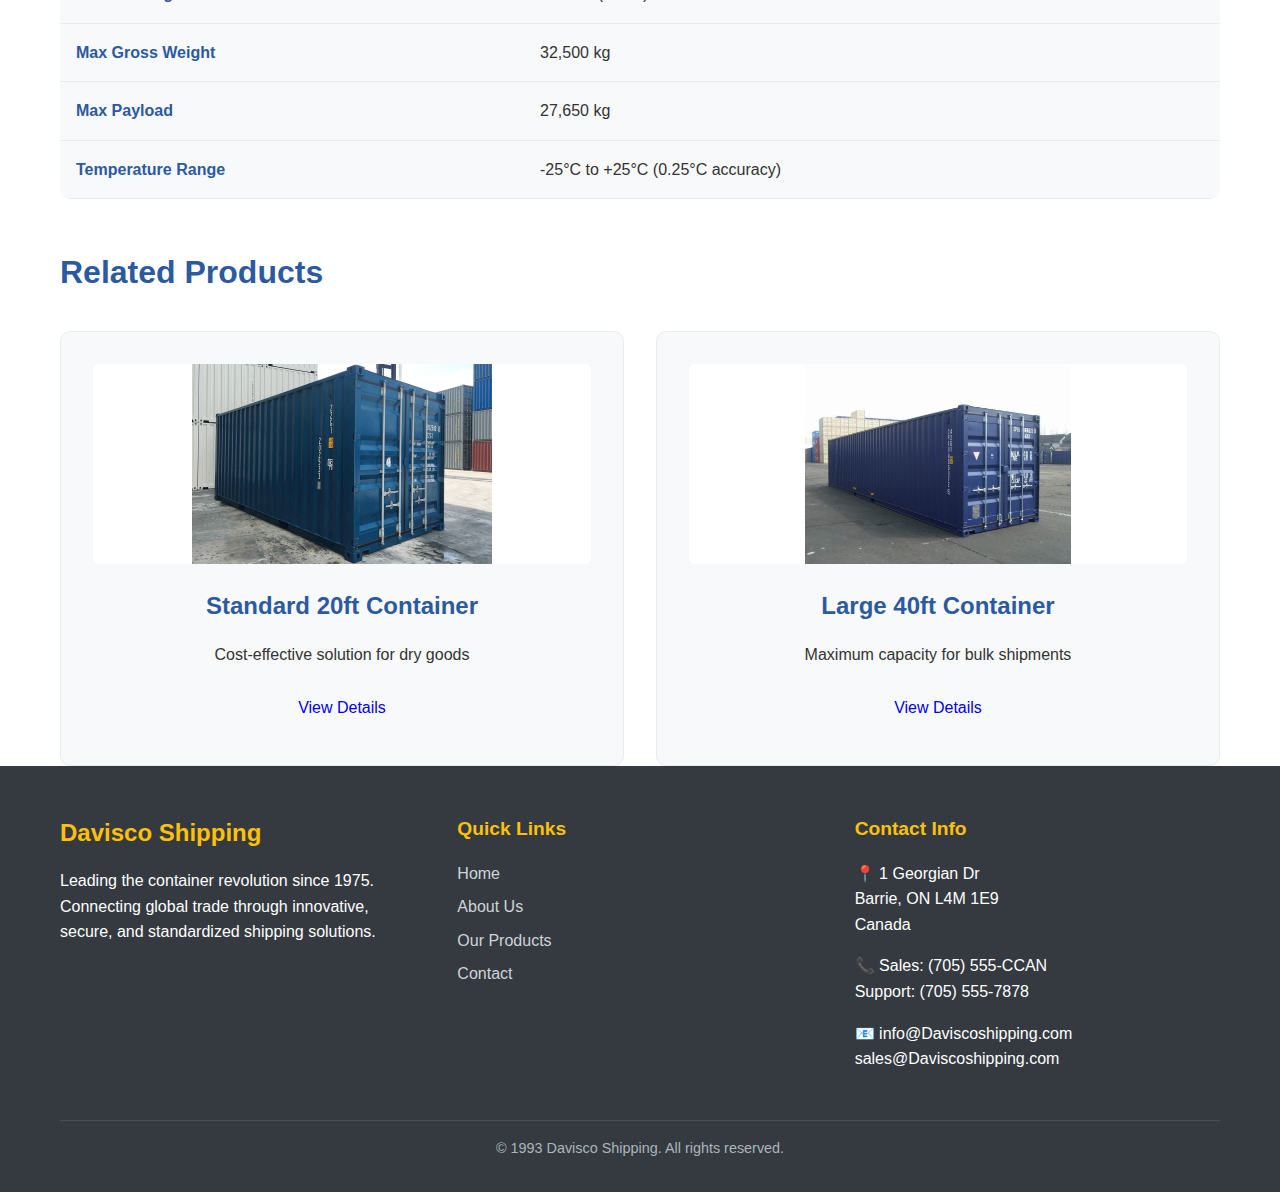
<file: HTML-Project/product3.html>
<!DOCTYPE html>
<html lang="en">
<head>
    <meta charset="UTF-8">
    <meta name="viewport" content="width=device-width, initial-scale=1.0">
    <meta name="description" content="Davisco Refrigerated Container - Temperature-controlled shipping for perishable goods">
    <title>Refrigerated Container - Davisco Shipping</title>
    <link rel="stylesheet" href="./CSS/style.css">
</head>
<body>
<!-- Header loaded by JavaScript -->
<header id="header"></header>

<main>
    <!-- Breadcrumb -->
    <div class="breadcrumb">
        <div class="container">
            <a href="index.html">Home</a> > <a href="shop.html">Products</a> > Refrigerated Container
        </div>
    </div>

    <!-- Product Details -->
    <section class="product-detail">
        <div class="container">
            <div class="product-layout">
                <!-- Product Images -->
                <div class="product-images">
                    <div class="main-image">
                        <img src="./img/40ft-HC-C-can.png" alt="Davisco Refrigerated Container">
                    </div>
                </div>

                <!-- Product Info -->
                <div class="product-info">
                    <h1>Refrigerated Container</h1>
                    <p class="model">Model: CC-40RF</p>
                    <div class="rating">⭐⭐⭐⭐⭐ (38 reviews)</div>

                    <div class="price">
                        <span class="current-price">$28,900</span>
                        <span class="price-note">Including cooling system</span>
                    </div>

                    <div class="description">
                        <p>The Davisco Refrigerated Container features advanced temperature control technology
                            for shipping perishable goods. Maintains precise temperatures from -25°C to +25°C
                            throughout ocean voyages.</p>
                    </div>

                    <div class="features">
                        <h3>Key Features:</h3>
                        <ul>
                            <li>❄️ Temperature range: -25°C to +25°C</li>
                            <li>📏 High-cube design for extra space</li>
                            <li>🔋 Advanced power management system</li>
                            <li>📊 Digital monitoring and data logging</li>
                            <li>🌊 Marine-grade insulation</li>
                            <li>🛡️ 7-year cooling system warranty</li>
                        </ul>
                    </div>

                    <div class="actions">
                        <button class="btn primary" onclick="requestQuote()">Request Quote</button>
                        <a href="contact.html" class="btn secondary">Contact Specialist</a>
                    </div>
                </div>
            </div>
        </div>
    </section>

    <!-- Product Tabs -->
    <section class="product-tabs">
        <div class="container">
        <div class="tab-buttons">
            <button class="tab-btn active" data-tab="specifications">Specifications</button>
            <button class="tab-btn" data-tab="cooling">Cooling System</button>
            <button class="tab-btn" data-tab="warranty">Warranty</button>
            </div>
            <div class="tab-content">
                <div id="specifications" class="tab-panel active">
                    <h3>Technical Specifications</h3>
                    <table class="specs-table">
                        <tr>
                            <td>External Length</td>
                            <td>12.192m (40'0")</td>
                        </tr>
                        <tr>
                            <td>External Width</td>
                            <td>2.438m (8'0")</td>
                        </tr>
                        <tr>
                            <td>External Height</td>
                            <td>2.896m (9'6")</td>
                        </tr>
                        <tr>
                            <td>Internal Length</td>
                            <td>11.561m (37'11")</td>
                        </tr>
                        <tr>
                            <td>Internal Width</td>
                            <td>2.294m (7'6")</td>
                        </tr>
                        <tr>
                            <td>Internal Height</td>
                            <td>2.553m (8'4.5")</td>
                        </tr>
                        <tr>
                            <td>Max Gross Weight</td>
                            <td>32,500 kg</td>
                        </tr>
                        <tr>
                            <td>Max Payload</td>
                            <td>27,650 kg</td>
                        </tr>
                        <tr>
                            <td>Temperature Range</td>
                            <td>-25°C to +25°C (0.25°C accuracy)</td>
                        </tr>
                    </table>
                </div>

                <div id="cooling" class="tab-panel">
                    <h3>Advanced Cooling Technology</h3>
                    <div class="feature-list">
                        <div class="feature-item">
                            <h4>❄️ Precision Temperature Control</h4>
                            <p>Advanced thermostat system maintains temperature within 0.25°C.</p>
                        </div>
                        <div class="feature-item">
                            <h4>📱 Digital Monitoring</h4>
                            <p>Real-time temperature logging and monitoring system with data downloading.</p>
                        </div>
                        <div class="feature-item">
                            <h4>🔋 Efficient Power System</h4>
                            <p>Low power consumption and backup power options.</p>
                        </div>
                        <div class="feature-item">
                            <h4>💨 Optimal Air Circulation</h4>
                            <p>Engineered airflow patterns ensure uniform temperature throughout the cargo space.</p>
                        </div>
                        <div class="feature-item">
                            <h4>🛡️ Superior Insulation</h4>
                            <p>Multi-layer insulation maintains efficiency and reduces power consumption.</p>
                        </div>
                    </div>
                </div>

                <div id="warranty" class="tab-panel">
                    <h3>Comprehensive Warranty</h3>
                    <div class="warranty-info">
                        <div class="warranty-item">
                            <h4>❄️ 7-Year Cooling System Warranty</h4>
                            <p>Extended coverage for refrigeration unit, compressor, and all cooling components.</p>
                        </div>
                        <div class="warranty-item">
                            <h4>🛡️ 5-Year Structural Warranty</h4>
                            <p>Complete protection for container structure and specialized insulation system.</p>
                        </div>
                        <div class="warranty-item">
                            <h4>📞 24/7 Technical Support</h4>
                            <p>Round-the-clock support with refrigeration specialists and emergency repair coordination.</p>
                        </div>
                    </div>
                </div>
            </div>
        </div>
    </section>

    <!-- Related Products -->
    <section class="related-products">
        <div class="container">
            <h2>Related Products</h2>
            <div class="products-grid">
                <div class="product-card">
                    <img src="./img/20ft-C-can.png" alt="20ft Container">
                    <h3>Standard 20ft Container</h3>
                    <p>Cost-effective solution for dry goods</p>
                    <a href="product1.html" class="btn">View Details</a>
                </div>
                <div class="product-card">
                    <img src="./img/40ft-C-can.png" alt="40ft Container">
                    <h3>Large 40ft Container</h3>
                    <p>Maximum capacity for bulk shipments</p>
                    <a href="product2.html" class="btn">View Details</a>
                </div>
            </div>
        </div>
    </section>
</main>

<!-- Footer loaded by JavaScript -->
<footer id="footer"></footer>

<script src="js/script.js"></script>
</body>
</html>
</file>
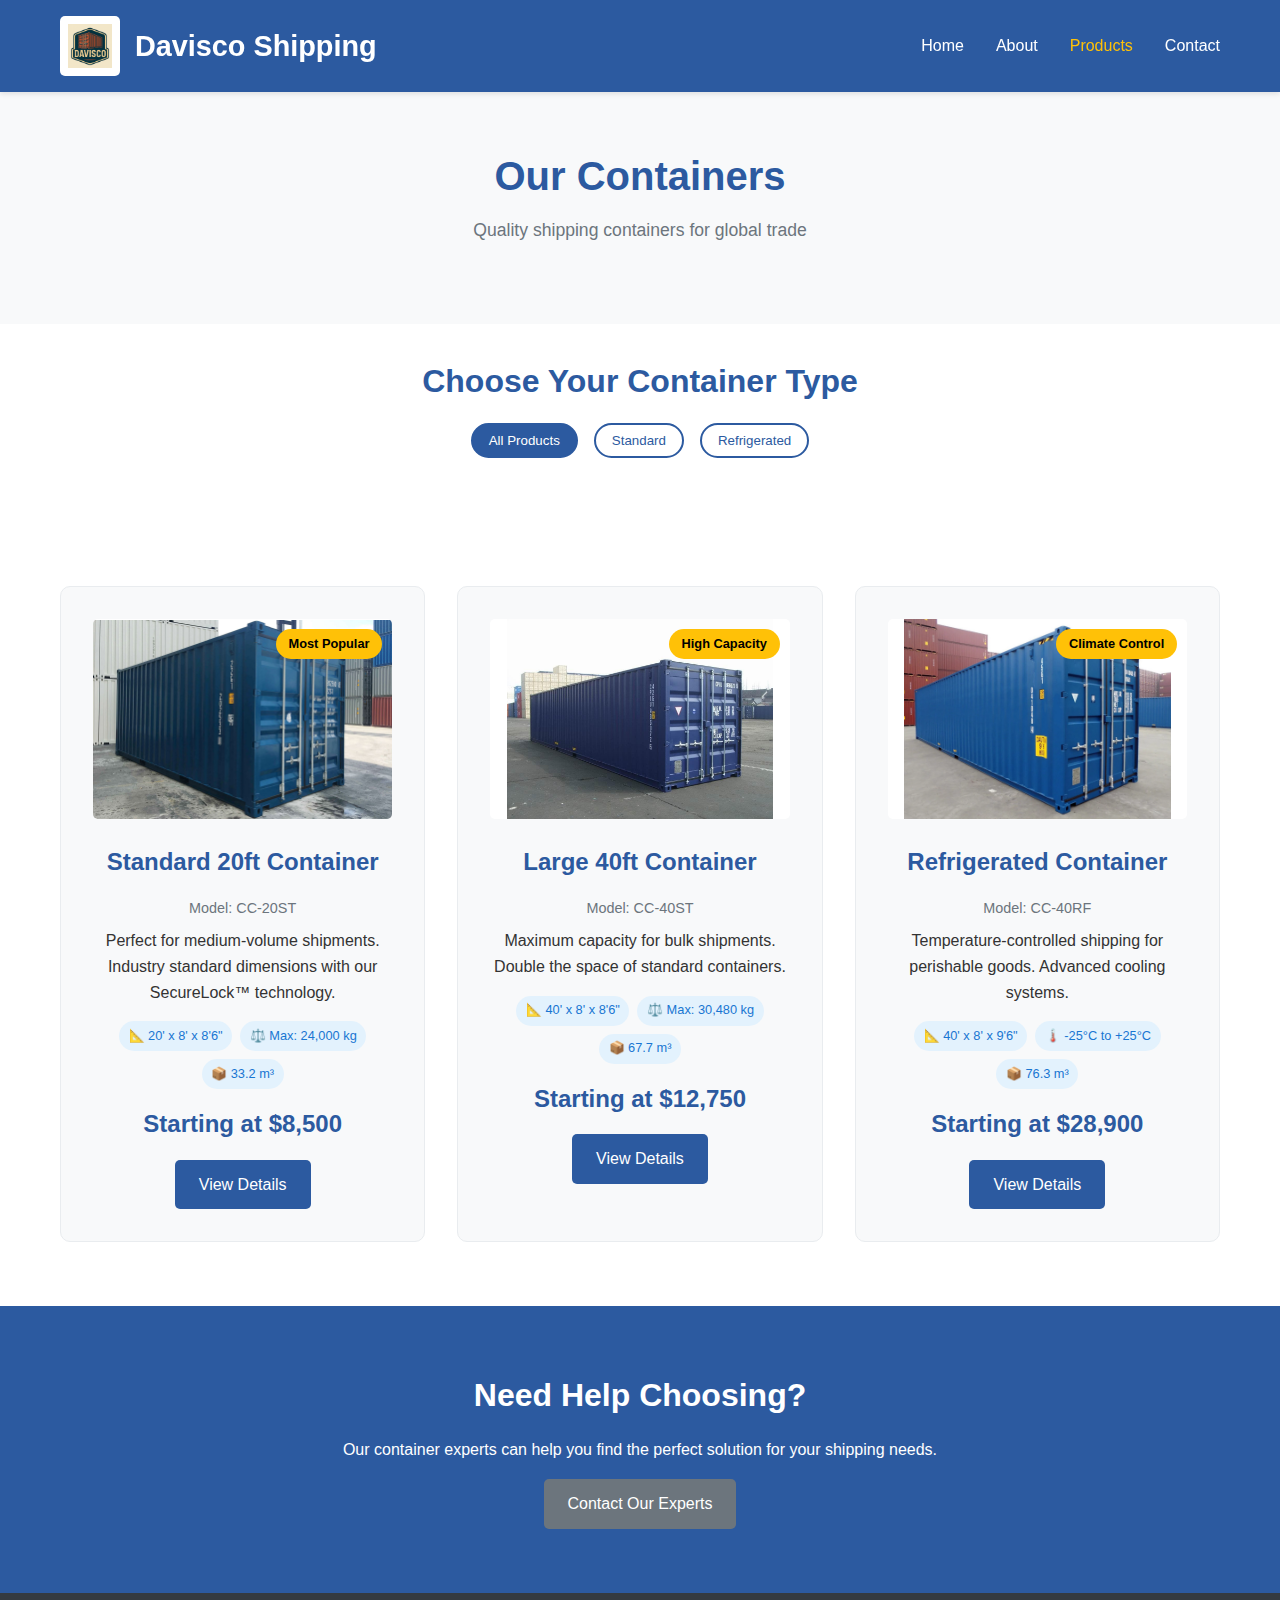
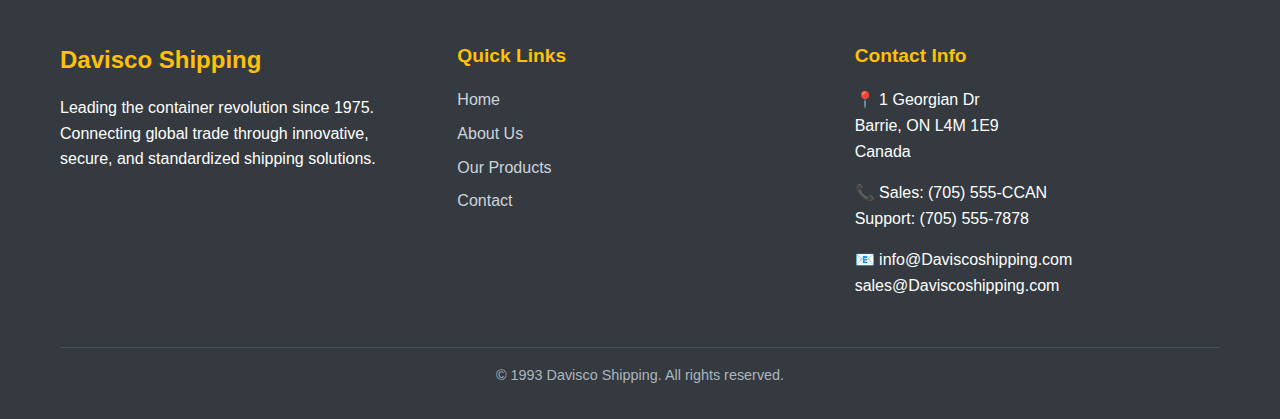
<file: HTML-Project/shop.html>
<!DOCTYPE html>
<html lang="en">
<head>
    <meta charset="UTF-8">
    <meta name="viewport" content="width=device-width, initial-scale=1.0">
    <meta name="description" content="Browse Davisco Shipping containers - 20ft, 40ft, and refrigerated containers">
    <title>Our Products - Davisco Shipping</title>
    <link rel="stylesheet" href="./CSS/style.css">
</head>
<body>
<!-- Headre will be loaded by JavaScript -->
<header id="header"></header>

<main>
    <!-- Page  Title -->
    <section class="page-title">
        <div class="container">
            <h1>Our Containers</h1>
            <p>Quality shipping containers for global trade</p>
        </div>
    </section>

    <!-- Products Filter -->
    <section class="products-filter">
        <div class="container">
            <h2>Choose Your Container Type</h2>
            <div class="filter-buttons">
                <button class="filter-btn active" onclick="filterProducts('all')">All Products</button>
                <button class="filter-btn" onclick="filterProducts('standard')">Standard</button>
                <button class="filter-btn" onclick="filterProducts('refrigerated')">Refrigerated</button>
            </div>
        </div>
    </section>

    <!-- Products Grid -->
    <section class="products">
        <div class="container">
            <div class="products-grid">

                <!-- Standard 20ft Container -->
                <div class="product-card" data-type="standard">
                    <div class="product-image">
                        <img src="./img/20ft-C-can.png" alt="20ft Standard Container">
                        <span class="badge">Most Popular</span>
                    </div>
                    <div class="product-info">
                        <h3>Standard 20ft Container</h3>
                        <p class="model">Model: CC-20ST</p>
                        <p class="description">Perfect for medium-volume shipments. Industry standard
                            dimensions with our SecureLock™ technology.</p>
                        <div class="specs">
                            <span>📐 20' x 8' x 8'6"</span>
                            <span>⚖️ Max: 24,000 kg</span>
                            <span>📦 33.2 m³</span>
                        </div>
                        <div class="price">Starting at $8,500</div>
                        <a href="product1.html" class="btn primary">View Details</a>
                    </div>
                </div>

                <!-- Large 40ft Container -->
                <div class="product-card" data-type="standard">
                    <div class="product-image">
                        <img src="./img/40ft-C-can.png" alt="40ft Large Container">
                        <span class="badge">High Capacity</span>
                    </div>
                    <div class="product-info">
                        <h3>Large 40ft Container</h3>
                        <p class="model">Model: CC-40ST</p>
                        <p class="description">Maximum capacity for bulk shipments. Double the space of standard containers.</p>
                        <div class="specs">
                            <span>📐 40' x 8' x 8'6"</span>
                            <span>⚖️ Max: 30,480 kg</span>
                            <span>📦 67.7 m³</span>
                        </div>
                        <div class="price">Starting at $12,750</div>
                        <a href="product2.html" class="btn primary">View Details</a>
                    </div>
                </div>

                <!-- Refrigerated Container -->
                <div class="product-card" data-type="refrigerated">
                    <div class="product-image">
                        <img src="./img/40ft-HC-C-can.png" alt="Refrigerated Container">
                        <span class="badge">Climate Control</span>
                    </div>
                    <div class="product-info">
                        <h3>Refrigerated Container</h3>
                        <p class="model">Model: CC-40RF</p>
                        <p class="description">Temperature-controlled shipping for perishable goods. Advanced cooling systems.</p>
                        <div class="specs">
                            <span>📐 40' x 8' x 9'6"</span>
                            <span>🌡️ -25°C to +25°C</span>
                            <span>📦 76.3 m³</span>
                        </div>
                        <div class="price">Starting at $28,900</div>
                        <a href="product3.html" class="btn primary">View Details</a>
                    </div>
                </div>
            </div>
        </div>
    </section>


    <!-- Call to Action -->
    <section class="cta">
        <div class="container">
            <h2>Need Help Choosing?</h2>
            <p>Our container experts can help you find the perfect solution for your shipping needs.</p>
            <a href="contact.html" class="btn secondary">Contact Our Experts</a>
        </div>
    </section>
</main>

<!-- Footer will be loaded by JavaScript -->
<footer id="footer"></footer>

<script src="js/script.js"></script>
</body>
</html>
</file>
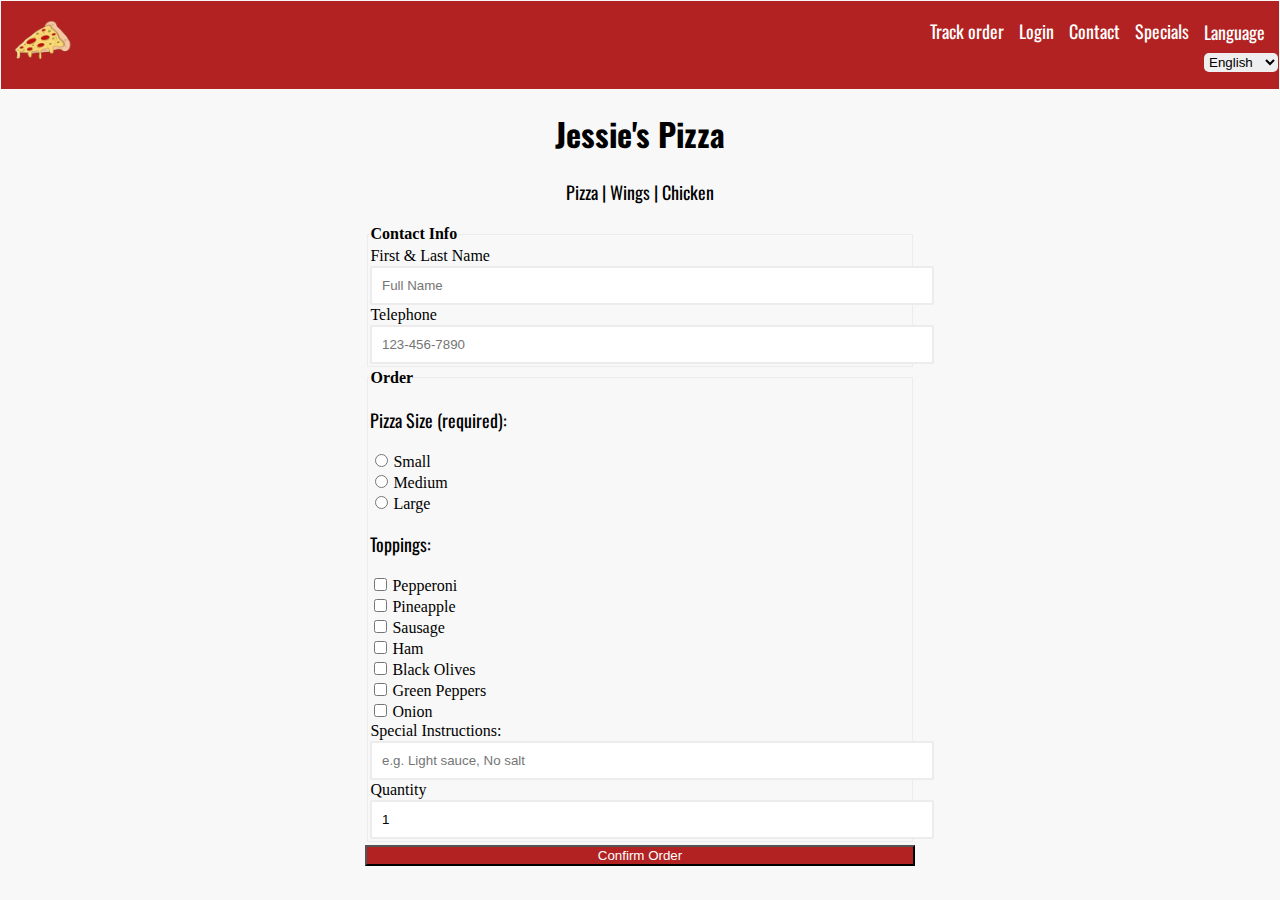
<file: week-5/assignment2.html>
<!DOCTYPE html>
<html lang="en">
<head>
    <!--The Metadata-->
    <meta charset="utf-8">
    <meta name="robots" content="noindex, nofollow">
    <meta name="description" content="Pizza submission form">
    <meta name="viewport" content="width=device-width, initial-scale=1">
    <title>Jessie's Pizza</title>
<!--  Font  -->
    <link rel="preconnect" href="https://fonts.googleapis.com">
    <link rel="preconnect" href="https://fonts.gstatic.com" crossorigin>
    <link href="https://fonts.googleapis.com/css2?family=Oswald:wght@200..700&family=Poppins:ital,wght@0,100;0,200;0,300;0,400;0,500;0,600;0,700;0,800;0,900;1,100;1,200;1,300;1,400;1,500;1,600;1,700;1,800;1,900&family=Roboto:ital,wght@0,100..900;1,100..900&display=swap" rel="stylesheet">
    <link rel="stylesheet" href="CSS/assignment-2.css">

</head>
<body>
    <header>
        <!--Logo-->
        <div>
            <a href="assignment2.html">
                <img src="assignment-images/PizzaLogo2.png" alt="Sorry try again later">
            </a>
        </div>
            <!-- Page navigation links (don't work)-->
            <nav>
                <menu>
                    <li><a href="#">Track order</a></li>
                    <li><a href="#">Login</a></li>
                    <li><a href="#">Contact</a></li>
                    <li><a href="#">Specials</a></li>
                    <!--Language selector -->
                    <li>
                        <label for="Language-switch">Language</label>
                        <select id="Language-switch" name="Language">
                            <option value="en">English </option>
                            <option value="es">Español </option>
                            <option value="fr">Francais </option>
                        </select>
                    </li>
                </menu>
            </nav>
    </header>

        <main>
            <section class="establishment">
                <!--Name of Establishment -->
                <h1>Jessie's Pizza</h1>
                   <!-- just some flavor of the stuff we offer for style-->
                <p> Pizza  |   Wings  |  Chicken </p>
                </section>

                <!-- The ordering form -->
                <section class="Order">
                    <form action="assignment2.html" method="post">
                        <!-- contact info-->
                        <fieldset>
                            <legend>Contact Info</legend>

                            <label for="name">First & Last Name</label>
                            <input type="text" id="name" name="name" placeholder="Full Name" required>

                            <label for="phone">Telephone</label>
                            <input type="tel" id="phone" name="phone" placeholder="123-456-7890" required>
                        </fieldset>

                        <fieldset>
                            <legend>Order</legend>

                                <!--size-->

                        <p>Pizza Size (required):</p>
                        <label><input type="radio" name="PizzaSize" value="Small" required> Small</label>
                        <label><input type="radio" name="PizzaSize" value="Medium"> Medium</label>
                        <label><input type="radio" name="PizzaSize" value="Large"> Large</label>

                        <!-- Toppings -->
                        <p>Toppings:</p>
                        <label><input type="checkbox" name="toppings" value="Pepperoni"> Pepperoni</label>
                        <label><input type="checkbox" name="toppings" value="Pineapple"> Pineapple</label>
                        <label><input type="checkbox" name="toppings" value="Sausage"> Sausage</label>
                        <label><input type="checkbox" name="toppings" value="Ham"> Ham</label>
                        <label><input type="checkbox" name="toppings" value="Black olives"> Black Olives</label>
                        <label><input type="checkbox" name="toppings" value="Green Peppers"> Green Peppers</label>
                        <label><input type="checkbox" name="toppings" value="Onion"> Onion</label>

                        <!-- Special Instructions -->
                        <label for="special-instructions">Special Instructions:</label>
                        <input type="text" id="special-instructions" name="specialInstructions" placeholder="e.g. Light sauce, No salt">

                        <!-- Ammount -->
                        <label for="quantity">Quantity</label>
                        <input type="number" id="quantity" name="quantity" value="1" min="1" max="20">
                        </fieldset>

                        <!-- Submit order buttton-->
                        <button type="submit">Confirm Order</button>
                    </form>
                </section>
        </main>
    </body>
</html>
</file>
<file: MoviePosterProject/CSS/Style.css>
body {
    background-color: black;
    font-family: 'Roboto Condensed', sans-serif;
    color: white;
    display: flex;
    justify-content: center;
    align-items: center;
    min-height: 100vh;
}
/* Poster */
.poster-container {
    position: relative;
    width: 800px;
    max-width: 95vw;
    height: auto;
}
.poster-image {
    width: 100%;
    display: block;
    height: auto;
}
/* Text Overlay */
#text-overlay {
    position: absolute;
    top: 0;
    left: 0;
    width: 100%;
    height: 100%;
}
/* Tagline at Top */
#tagline {
    position: absolute;
    top: 20px;
    width: 100%;
    text-align: center;
    font-size: 1.4em;
    font-weight: bold;
    color: white;
}
/* Main Title  */
.top-credits {
    position: absolute;
    bottom: 180px;
    width: 100%;
    text-align: center;
}
/* John Carpenter */
.director {
    opacity: 70%;
    font-weight: 700;
    font-size: 1.2em;
    letter-spacing: 1px;
    text-shadow: 1px 1px 3px #000;
    margin-bottom: 5px;
}
/* The Thing */
.title {
    text-align: center;
    line-height: 64.4px;
    padding-top: 650px;
}
.title .the {
    display: block;
    font-family: 'Russo One', sans-serif;
    font-size: 1.5em;
    letter-spacing: 2px;
    color: white;
    opacity: 0.9;
    text-shadow: 2px 2px 2px #000;
}
.title .thing {
    display: block;
    font-family: 'Russo One', sans-serif;
    font-size: 8.5em;
    letter-spacing: -10px;
    color: white;
    text-shadow: 3px 5px 2px #0C0910, 0px 0px 4px #000000;
}
.thing-link {
    text-decoration: none;
    color: inherit;
}

.thing-link:hover .thing {
    opacity: 0.85;
    text-shadow: 0 0 12px #00f;
    cursor: pointer;
}


/* Bottom Credits Block */
.bottom-credits {
    position: absolute;
    bottom: 10px;
    width: auto;
    text-align: center;
    font-family: "Roboto Condensed", sans-serif;
    font-size: 15px;
    line-height: 1.3;
    color: #000000;
    text-transform: uppercase;
    letter-spacing: 1.3px;
    padding: 0 75px;
    display: flex;
    flex: fit-content;
    justify-content: space-around;
    flex-wrap: wrap;
    flex-direction: row-reverse;
}
.bottom-credits p {
    margin: 2px 0;
    white-space: nowrap;
    font-stretch: condensed;
    font-weight: 500;
}
.poster-logos {
    position: absolute;
    bottom: -70px;
    left: -50px;
    width: 100%;
    padding: 0 60px 10px;
    display: flex;
    justify-content: center;
    gap: 277px;
    flex-direction: row-reverse;
}

.dolby-logo, .rating-logo {
    height: 140px;
    opacity: 0.9;
    object-fit: contain;
}
</file>
<file: week-5/CSS/assignment-2.css>
body{
    margin: 1px;
    background-color: #f8f8f8;
}
/* Headers */
h1,h2.h3.h4.h5.h6{
    font-family: "oswald", sans-serif;
}
p,a,li{
    text-decoration: none;
    font-size: 18px;
    font-family: "oswald", sans-serif;
}
/*header*/
header {
    display: flex;
    flex-wrap: wrap;
    justify-content: space-between;
    align-items: center;
    padding: 1px;
    background-color: firebrick;
    color: white;
}

header > div > a > img {
    max-height: 80px;
    width: auto;
}

header > nav > menu {
    list-style: none;
    display: flex;
    flex-wrap: wrap;
    gap: 15px;
    padding: 0;
}

header > nav a {
    color: white;
    text-decoration: none;
}

nav select {
    padding: 1px;
    border-radius: 5px;
    border: none;
}
/* restaurant name */
.establishment{
    text-align: center;
    margin: 2px;
}
/* ordering form */
form{
    background-color: #f8f8f8;
    padding: 2px;
    border-radius: 5px;
    max-width: 550px;
    margin: 0 auto;
}

fieldset{
    margin-bottom: 1.5px;
    border: 1px solid #ececec;
    padding: 2px;
}
legend{
    font-weight: bold;
    padding: .5px;
}
label{
    display: block;
    margin: 1px .4px;
}
/* contact info */
input[type="text"],input[type="tel"], input[type="number"],
select{
    width: 100%;
    padding: 10px;
    border: 2px solid #ececec;
    border-radius: 2px;
}
/* size */
input[type="radio"],input[type="checkbox"]{
    margin-right: 1px;
}
button[type="submit"]{
    background-color: firebrick;
    color: white;
    padding: 1px 2px;
    margin-top: 1.5px;
    width: 100%;
}
</file>
<file: HTML-Project/CSS/style.css>
/* Reset and base styles */
* {
    margin: 0;
    padding: 0;
    box-sizing: border-box;
}

body {
    font-family: Arial, sans-serif;
    line-height: 1.6;
    color: #333;
}

/* Container for consistent width */
.container {
    max-width: 1200px;
    margin: 0 auto;
    padding: 0 20px;
}

/* Headings */
h1, h2, h3, h4, h5, h6 {
    margin-bottom: 1rem;
    color: #2c5aa0;
}

h1 { font-size: 2.5rem; }
h2 { font-size: 2rem; }
h3 { font-size: 1.5rem; }
h4 { font-size: 1.2rem; }

p {
    margin-bottom: 1rem;
    line-height: 1.6;
}

/* Buttons */
.btn {
    display: inline-block;
    padding: 12px 24px;
    text-decoration: none;
    border-radius: 5px;
    border: none;
    cursor: pointer;
    font-size: 16px;
    transition: background-color 0.3s;
}

.btn.primary {
    background-color: #2c5aa0;
    color: white;
}

.btn.primary:hover {
    background-color: #1e3f73;
}

.btn.secondary {
    background-color: #6c757d;
    color: white;
}

.btn.secondary:hover {
    background-color: #545b62;
}

/* Header Navigation */
.nav {
    background-color: #2c5aa0;
    padding: 1rem 0;
    position: fixed;  /* Always stays at top */
    top: 0;
    left: 0;
    right: 0;
    z-index: 1000;
    width: 100%;
    box-shadow: 0 2px 5px rgba(0,0,0,0.1);
}

/* Prevents text blocking from header */
body {
    padding-top: 80px;
}
.nav-container {
    display: flex;
    justify-content: space-between;
    align-items: center;
}

.logo {
    color: white;
    font-size: 1.8rem;
    font-weight: bold;
    text-decoration: none;
    display: flex;
    align-items: center;
}

.logo img {
    width: 60px;
    height: 60px;
    margin-right: 15px;
    background-color: white;
    border-radius: 5px;
    padding: 8px;
    object-fit: contain;
}

.nav-menu {
    display: flex;
    list-style: none;
    gap: 2rem;
}

.nav-menu a {
    color: white;
    text-decoration: none;
    font-weight: 500;
}

.nav-menu a:hover,
.nav-menu a.active {
    color: #ffc107;
}

/* Hero Section */
.hero {
    position: relative;
    color: white;
    padding: 5rem 0;
    text-align: center;
    min-height: 600px;
    display: flex;
    align-items: center;
    overflow: hidden;
}

.hero-background {
    position: absolute;
    top: 0;
    left: 0;
    right: 0;
    bottom: 0;
    background-image: url('../img/C-Can-Stacks.png');
    background-size: cover;
    background-position: center;
    background-repeat: no-repeat;
    z-index: -2;
}

.hero::before {
    content: '';
    position: absolute;
    top: 0;
    left: 0;
    right: 0;
    bottom: 0;
    background: linear-gradient(135deg, rgba(44, 90, 160, 0.8), rgba(66, 133, 244, 0.8));
    z-index: -1;
}

.hero-content {
    position: relative;
    z-index: 1;
    max-width: 800px;
    margin: 0 auto;
}

.hero-content h1 {
    color: white;
    font-size: 3.5rem;
    margin-bottom: 1rem;
    text-shadow: 2px 2px 4px rgba(0,0,0,0.5);
}

.hero-content p {
    font-size: 1.4rem;
    margin-bottom: 2rem;
    text-shadow: 1px 1px 2px rgba(0,0,0,0.5);
}

.hero-buttons {
    display: flex;
    gap: 1rem;
    justify-content: center;
    flex-wrap: wrap;
}

/* Page Title */
.page-title {
    background-color: #f8f9fa;
    padding: 4rem 0;
    text-align: center;
}

.page-title h1 {
    margin-bottom: 0.5rem;
}

.page-title p {
    font-size: 1.1rem;
    color: #6c757d;
}

/* Grid Layouts */
.features-grid,
.products-grid,
.mission-grid,
.benefits-grid,
.applications-grid,
.actions-grid {
    display: grid;
    grid-template-columns: repeat(auto-fit, minmax(250px, 1fr));
    gap: 2rem;
    margin-top: 2rem;
}

/* Cards */
.feature,
.product-card,
.mission-item,
.benefit,
.application,
.action-card {
    background-color: #f8f9fa;
    padding: 2rem;
    border-radius: 10px;
    text-align: center;
    border: 1px solid #e9ecef;
    transition: all 0.3s;
}

.feature:hover,
.product-card:hover,
.action-card:hover {
    transform: translateY(-10px);
    box-shadow: 0 5px 15px rgba(0,0,0,0.1);
}

/* Product Cards */
.product-card img {
    width: 100%;
    height: 200px;
    object-fit: contain;
    margin-bottom: 1rem;
    background-color: white;
    border-radius: 5px;
}

.badge {
    background-color: #ffc107;
    color: #000;
    padding: 0.3rem 0.8rem;
    border-radius: 15px;
    font-size: 0.8rem;
    font-weight: bold;
    position: absolute;
    top: 10px;
    right: 10px;
}

.product-image {
    position: relative;
}

.model {
    color: #6c757d;
    font-size: 0.9rem;
    margin-bottom: 0.5rem;
}

.specs {
    display: flex;
    flex-wrap: wrap;
    gap: 0.5rem;
    margin: 1rem 0;
    justify-content: center;
}

.specs span {
    background-color: #e3f2fd;
    color: #1976d2;
    padding: 0.3rem 0.6rem;
    border-radius: 15px;
    font-size: 0.8rem;
}

.price {
    font-size: 1.5rem;
    font-weight: bold;
    color: #2c5aa0;
    margin: 1rem 0;
}

/* Sections */
.features,
.products-preview,
.mission,
.products,
.why-choose,
.applications,
.quick-actions {
    padding: 4rem 0;
}

.features,
.why-choose {
    background-color: white;
}

.products-preview,
.applications {
    background-color: #f8f9fa;
}

/* About Page */
.about-story {
    padding: 4rem 0;
    background-color: white;
}

.story-content {
    display: grid;
    grid-template-columns: 2fr 1fr;
    gap: 3rem;
    align-items: start;
}

.story-image img {
    width: 100%;
    border-radius: 10px;
}

.caption {
    font-style: italic;
    color: #6c757d;
    text-align: center;
    margin-top: 0.5rem;
    font-size: 0.9rem;
}

/* Product Detail Pages */
.breadcrumb {
    background-color: #f8f9fa;
    padding: 1rem 0;
}

.breadcrumb a {
    color: #2c5aa0;
    text-decoration: none;
}

.product-detail {
    padding: 2rem 0;
}

.product-layout {
    display: grid;
    grid-template-columns: 1fr 1fr;
    gap: 3rem;
    margin-bottom: 3rem;
}

.main-image img {
    width: 100%;
    height: 400px;
    object-fit: contain;
    background-color: #f8f9fa;
    border-radius: 10px;
}

.rating {
    color: #ffc107;
    margin: 1rem 0;
}

.current-price {
    font-size: 2rem;
    font-weight: bold;
    color: #2c5aa0;
}

.price-note {
    color: #6c757d;
    font-size: 0.9rem;
}

.features ul {
    list-style: none;
    text-align: left;
}

.features li {
    margin-bottom: 0.5rem;
}

.actions {
    margin: 2rem 0;
}

.actions .btn {
    margin-right: 1rem;
    margin-bottom: 1rem;
}

/* Product Tabs */
.product-tabs {
    margin: 3rem 0;
}

.tab-buttons {
    display: flex;
    border-bottom: 2px solid #e9ecef;
    margin-bottom: 2rem;
}

.tab-btn {
    background: none;
    border: none;
    padding: 1rem 2rem;
    cursor: pointer;
    border-bottom: 2px solid transparent;
    font-size: 1rem;
}

.tab-btn.active,
.tab-btn:hover {
    color: #2c5aa0;
    border-bottom-color: #2c5aa0;
}

.tab-panel {
    display: none;
}

.tab-panel.active {
    display: block;
}

.specs-table {
    width: 100%;
    border-collapse: collapse;
    background-color: #f8f9fa;
    border-radius: 10px;
    overflow: hidden;
}

.specs-table td {
    padding: 1rem;
    border-bottom: 1px solid #e9ecef;
}

.specs-table td:first-child {
    font-weight: bold;
    color: #2c5aa0;
    width: 40%;
}

.feature-list .feature-item,
.warranty-info .warranty-item {
    background-color: #f8f9fa;
    padding: 1.5rem;
    border-radius: 10px;
    margin-bottom: 1rem;
    border: 1px solid #e9ecef;
}

.feature-item h4,
.warranty-item h4 {
    margin-bottom: 0.5rem;
}

/* Contact Page */
.contact-section {
    padding: 3rem 0;
    background-color: white;
}

.contact-layout {
    display: grid;
    grid-template-columns: 1fr 1fr;
    gap: 4rem;
    align-items: start;
}

.contact-info {
    display: flex;
    flex-direction: column;
    gap: 2rem;
}

.contact-details {
    display: flex;
    flex-direction: column;
    gap: 1.5rem;
}

/* Contact Form */
.contact-form-section {
    background-color: #f8f9fa;
    padding: 2rem;
    border-radius: 10px;
    border: 1px solid #e9ecef;
}

.contact-form {
    display: flex;
    flex-direction: column;
    gap: 1rem;
}

.form-row {
    display: grid;
    grid-template-columns: 1fr 1fr;
    gap: 1rem;
}

.form-group {
    display: flex;
    flex-direction: column;
}

.form-group label {
    margin-bottom: 0.5rem;
    font-weight: bold;
    color: #2c5aa0;
}

.form-group input,
.form-group select,
.form-group textarea {
    padding: 0.75rem;
    border: 1px solid #ced4da;
    border-radius: 5px;
    font-size: 1rem;
}

.form-group input:focus,
.form-group select:focus,
.form-group textarea:focus {
    outline: none;
    border-color: #2c5aa0;
}

.checkbox-group {
    flex-direction: row;
    align-items: center;
    gap: 0.5rem;
}

.checkbox-group input {
    width: auto;
}

.contact-item {
    display: flex;
    align-items: start;
    gap: 1rem;
    margin-bottom: 2rem;
    padding: 1rem;
    background-color: #f8f9fa;
    border-radius: 10px;
}

.contact-item .icon {
    font-size: 1.5rem;
    min-width: 30px;
}

/* Shop Page */
.products-filter {
    padding: 2rem 0;
    text-align: center;
    background-color: white;
}

.filter-buttons {
    display: flex;
    justify-content: center;
    gap: 1rem;
    margin-top: 1rem;
    flex-wrap: wrap;
}

.filter-btn {
    padding: 0.5rem 1rem;
    border: 2px solid #2c5aa0;
    background-color: white;
    color: #2c5aa0;
    border-radius: 25px;
    cursor: pointer;
    transition: all 0.3s;
}

.filter-btn.active,
.filter-btn:hover {
    background-color: #2c5aa0;
    color: white;
}

/* Call to Arms Section */
.cta {
    background-color: #2c5aa0;
    color: white;
    padding: 4rem 0;
    text-align: center;
}

.cta h2 {
    color: white;
}

/* Footer */
.footer {
    background-color: #343a40;
    color: white;
    padding: 3rem 0 1rem;
}

.footer-content {
    display: grid;
    grid-template-columns: repeat(auto-fit, minmax(250px, 1fr));
    gap: 2rem;
    margin-bottom: 2rem;
}

.footer-section h3,
.footer-section h4 {
    color: #ffc107;
    margin-bottom: 1rem;
}

.footer-section ul {
    list-style: none;
}

.footer-section ul li {
    margin-bottom: 0.5rem;
}

.footer-section ul li a {
    color: #ced4da;
    text-decoration: none;
}

.footer-section ul li a:hover {
    color: #ffc107;
}

.footer-bottom {
    border-top: 1px solid #495057;
    padding-top: 1rem;
    text-align: center;
    color: #adb5bd;
    font-size: 0.9rem;
}
</file>
